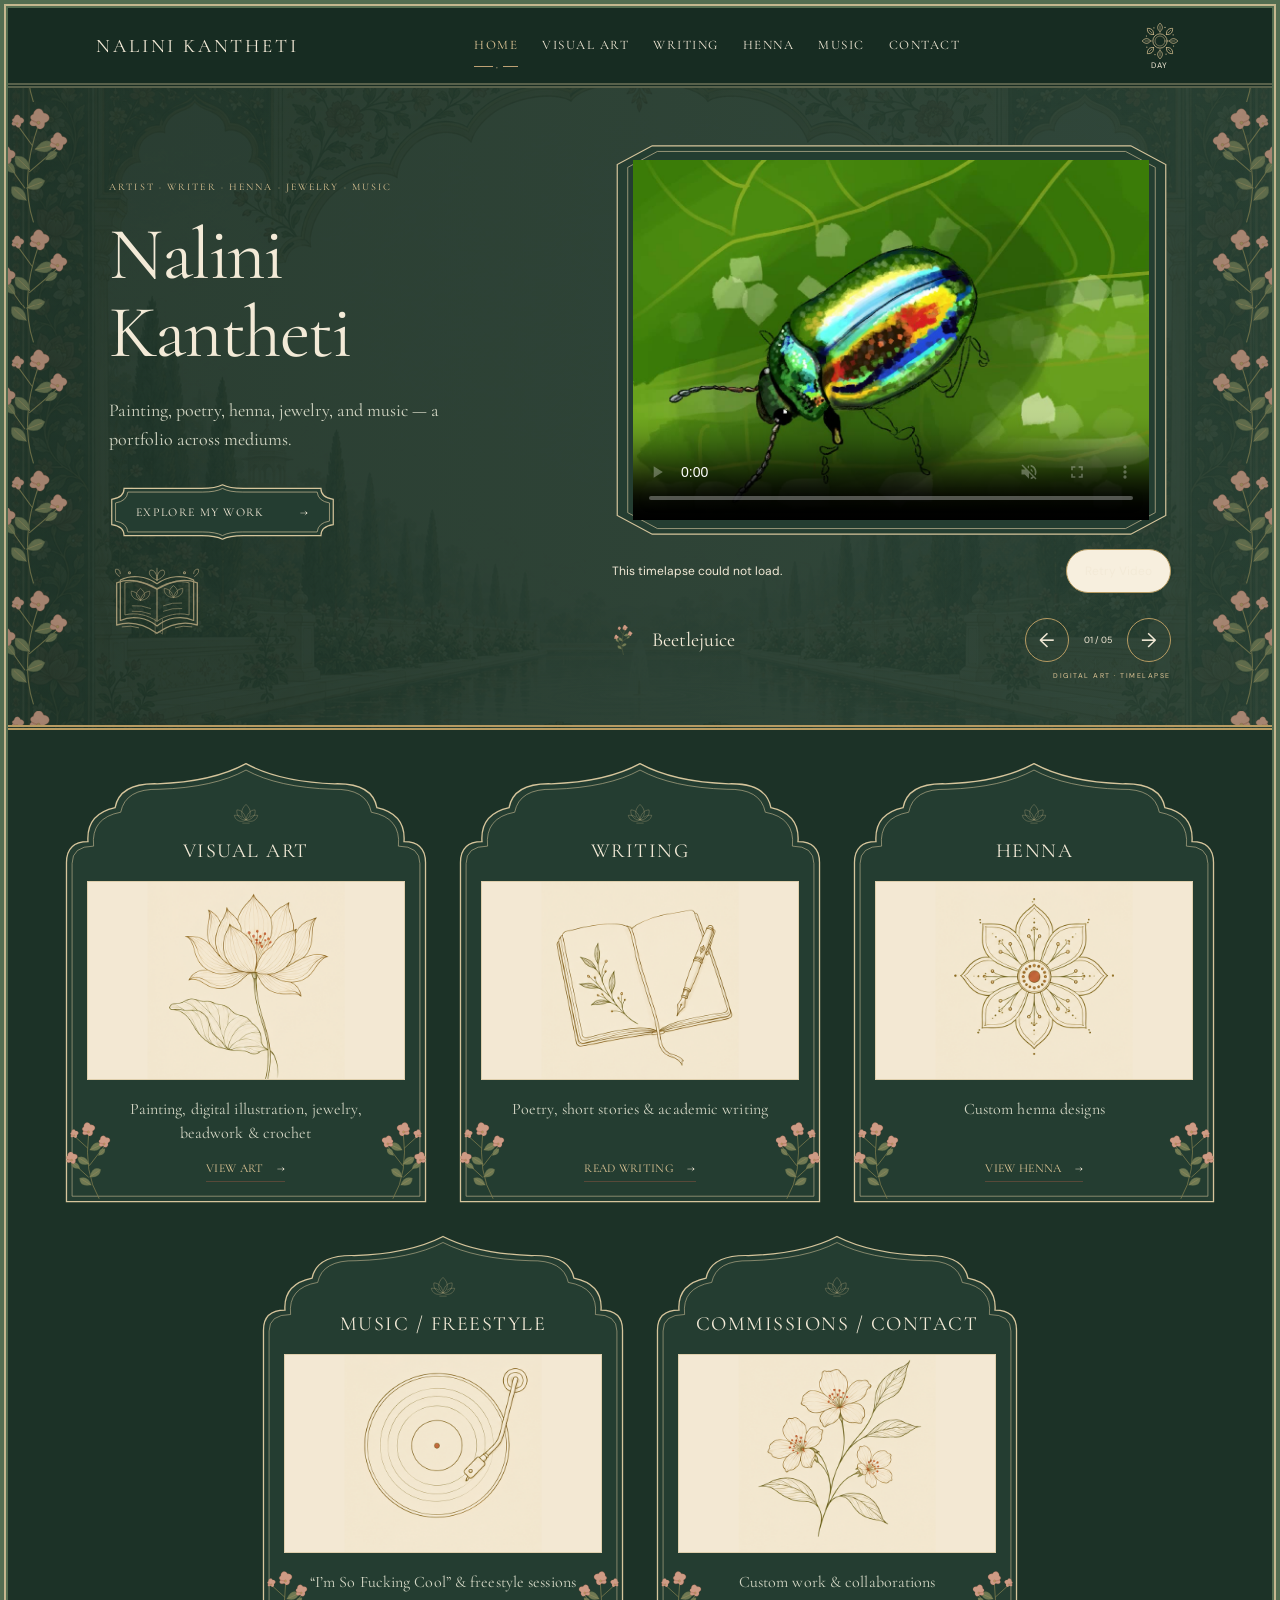
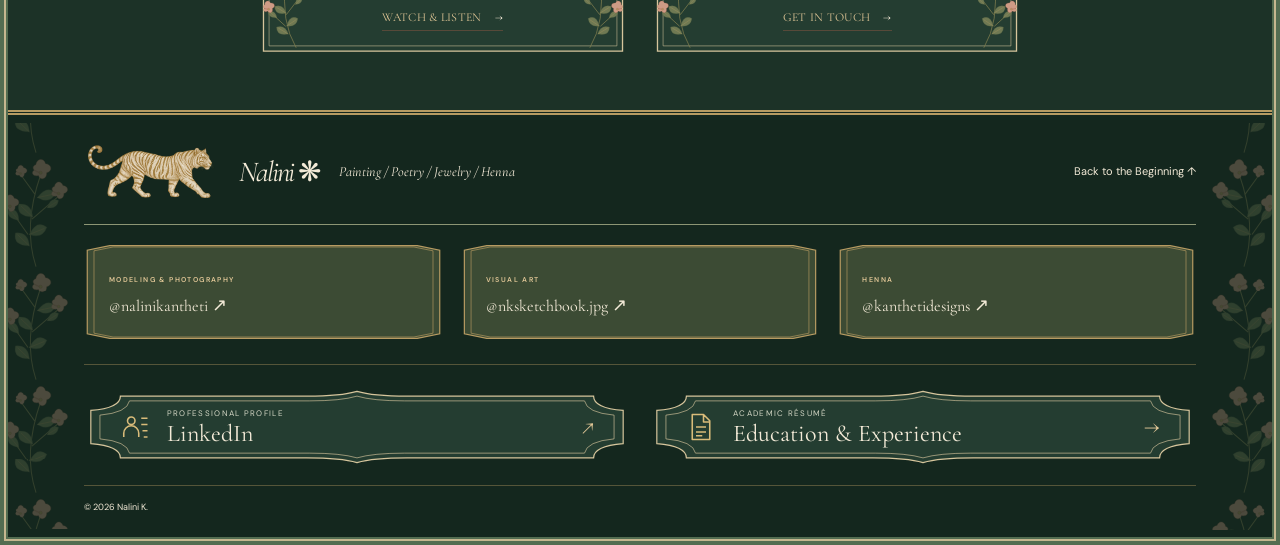
<file: index.html>
<!doctype html><html lang="en"><head><link rel="preload" href="assets/fonts/cormorant-garamond.woff2" as="font" type="font/woff2" crossorigin><link rel="stylesheet" href="fonts.css?v=1"><meta charset="utf-8"><meta name="viewport" content="width=device-width, initial-scale=1"><meta name="description" content="Nalini Kantheti — painting, poetry, henna, jewelry and music."><title>Nalini Kantheti — Artist Portfolio</title><link rel="stylesheet" href="styles.css?v=typography1"><link rel="stylesheet" href="experiences.css?v=writing1"><link rel="stylesheet" href="miniature.css?v=video-spacing2"><script src="academic-data.js?v=two-sides1" defer></script><script src="academic-details.js?v=portrait1" defer></script><script src="stories-data.js" defer></script><script src="portfolio-data.js?v=typography1" defer></script><script src="script.js?v=cardigan2" defer></script><script src="experiences.js?v=resume2" defer></script><link rel="stylesheet" href="writing.css?v=chapters1"><script src="writing.js?v=finish-share1" defer></script><link rel="stylesheet" href="mobile.css?v=craft1"><script src="media.js?v=native2" defer></script><link rel="stylesheet" href="sharing.css?v=finish-share1"><link rel="stylesheet" href="academic.css?v=portrait1"><script src="academic.js?v=portrait1" defer></script><script src="routes.js?v=essays1" defer></script><link rel="stylesheet" href="typography.css?v=1"><link rel="stylesheet" href="ornaments.css?v=spacing1"><link rel="stylesheet" href="bookshelf.css?v=linework4"><link rel="stylesheet" href="timelapses.css?v=1"><script src="timelapses.js?v=autoplay3" defer></script><link rel="stylesheet" href="professional-links.css?v=footer3"><link rel="stylesheet" href="resume.css?v=compact2"><link rel="stylesheet" href="night-mode.css?v=daylight2"><script src="night-mode.js?v=daylight2"></script></head><body class="experience night cohesive miniature photographic-covers"><header class="experience-header"><a class="artist-name" href="#home">NALINI KANTHETI</a><nav aria-label="Explore mediums"><button data-route="home" aria-pressed="true">Home</button><button data-route="work" aria-pressed="false">Visual Art</button><button data-route="writing" aria-pressed="false">Writing</button><button data-route="henna" aria-pressed="false">Henna</button><button data-route="music" aria-pressed="false">Music</button><button data-route="contact" aria-pressed="false">Contact</button></nav><button type="button" id="night-mode-toggle" class="night-mode-toggle" aria-label="Turn on night mode" aria-pressed="false" title="Turn on night mode"><svg class="theme-moon" viewBox="0 0 56 56" aria-hidden="true" fill="none" stroke="currentColor" stroke-width="1.3" stroke-linecap="round" stroke-linejoin="round"><path d="M36 8a21 21 0 1 0 12 30A22 22 0 0 1 36 8Z"/><path d="M22 13a17 17 0 0 0-8 27" stroke-width=".65"/><path d="M41 13v8m-4-4h8" stroke-width=".9"/><circle cx="45" cy="28" r="1" fill="currentColor" stroke="none"/></svg><svg class="theme-sun" viewBox="0 0 56 56" aria-hidden="true" fill="none" stroke="currentColor" stroke-width="1" stroke-linecap="round" stroke-linejoin="round"><circle cx="28" cy="28" r="10"/><circle cx="28" cy="28" r="7" stroke-width=".65"/><g transform="rotate(0 28 28)"><path d="M28 15c-5-4-4-8 0-12 4 4 5 8 0 12Z"/><path d="M28 7v5" stroke-width=".65"/><circle cx="35" cy="9" r=".8" fill="currentColor" stroke="none"/></g><g transform="rotate(45 28 28)"><path d="M28 15c-5-4-4-8 0-12 4 4 5 8 0 12Z"/><path d="M28 7v5" stroke-width=".65"/><circle cx="35" cy="9" r=".8" fill="currentColor" stroke="none"/></g><g transform="rotate(90 28 28)"><path d="M28 15c-5-4-4-8 0-12 4 4 5 8 0 12Z"/><path d="M28 7v5" stroke-width=".65"/><circle cx="35" cy="9" r=".8" fill="currentColor" stroke="none"/></g><g transform="rotate(135 28 28)"><path d="M28 15c-5-4-4-8 0-12 4 4 5 8 0 12Z"/><path d="M28 7v5" stroke-width=".65"/><circle cx="35" cy="9" r=".8" fill="currentColor" stroke="none"/></g><g transform="rotate(180 28 28)"><path d="M28 15c-5-4-4-8 0-12 4 4 5 8 0 12Z"/><path d="M28 7v5" stroke-width=".65"/><circle cx="35" cy="9" r=".8" fill="currentColor" stroke="none"/></g><g transform="rotate(225 28 28)"><path d="M28 15c-5-4-4-8 0-12 4 4 5 8 0 12Z"/><path d="M28 7v5" stroke-width=".65"/><circle cx="35" cy="9" r=".8" fill="currentColor" stroke="none"/></g><g transform="rotate(270 28 28)"><path d="M28 15c-5-4-4-8 0-12 4 4 5 8 0 12Z"/><path d="M28 7v5" stroke-width=".65"/><circle cx="35" cy="9" r=".8" fill="currentColor" stroke="none"/></g><g transform="rotate(315 28 28)"><path d="M28 15c-5-4-4-8 0-12 4 4 5 8 0 12Z"/><path d="M28 7v5" stroke-width=".65"/><circle cx="35" cy="9" r=".8" fill="currentColor" stroke="none"/></g></svg><span class="night-mode-caption">Night</span></button></header><main class="experience-stage"><section id="home" class="experience-panel home-panel" aria-labelledby="home-title"><div class="landing-intro"><div class="landing-copy"><p class="eyebrow">ARTIST · WRITER · HENNA · JEWELRY · MUSIC</p><h1 id="home-title">Nalini <em>Kantheti</em></h1><p class="landing-disciplines">Painting, poetry, henna, jewelry, and music — a portfolio across mediums.</p><button class="button explore-button" data-route="work">Explore My Work <span>→</span></button><div class="bookshelf-nook"><button type="button" class="bookshelf-door" data-route="bookshelf" aria-label="Open My Favorite Books" title="My Bookshelf"><svg viewBox="0 0 96 80" aria-hidden="true" fill="none" stroke="currentColor" stroke-width="1.1" stroke-linecap="round" stroke-linejoin="round"><path d="M4 18c16-6 30-1 44 7 14-8 28-13 44-7v46c-16-5-30-1-44 9C34 63 20 59 4 64Z" stroke-width="1.5"/><path d="M48 19C36 10 19 9 8 15v44c13-6 29-3 40 6 11-9 27-12 40-6V15c-11-6-28-5-40 4Z" stroke-width="1.3"/><path d="M48 24C37 17 24 15 13 18v35c12-3 25 0 35 7 10-7 23-10 35-7V18c-11-3-24-1-35 6ZM48 24v36" stroke-width=".75"/><path d="M46 57v17l4-3 4 3V58" stroke="currentColor" stroke-width=".5"/><path d="M48 24v35M21 43q10-1 20 3m-20 3q10-1 20 3m14-9q10-4 20-3m-20 9q10-4 20-3" stroke-width=".65"/><path d="M30 37c-6-4-6-8 0-13 6 5 6 9 0 13Zm0 0c-7 0-11-5-10-10 6 1 9 5 10 10Zm0 0c7 0 11-5 10-10-6 1-9 5-10 10ZM66 34c-6-4-6-8 0-13 6 5 6 9 0 13Zm0 0c-7 0-11-5-10-10 6 1 9 5 10 10Zm0 0c7 0 11-5 10-10-6 1-9 5-10 10Z" stroke-width=".65"/><path d="M48 15c-8-3-10-8-7-11 5 0 7 5 7 11Zm0 0c8-3 10-8 7-11-5 0-7 5-7 11Zm0 0V2M7 11Q1 7 3 3q5 0 5 5m81 3q6-4 4-8-5 0-5 5M10 66q10-2 18 1m40 0q8-3 18-1" stroke-width=".8"/><circle cx="18" cy="7" r="1.1"/><circle cx="78" cy="7" r="1.1"/></svg></button></div></div><div class="living-art"><div class="featured-timelapse"><video id="featured-timelapse" controls autoplay muted playsinline loop preload="auto" poster="assets/timelapses/beetlejuice.jpg?v=fast3" src="assets/timelapses/beetlejuice.mp4?v=fast3" width="720" height="502" style="--timelapse-ratio:1.434263" aria-label="Beetlejuice — digital art timelapse">Your browser does not support video playback.</video></div><div id="timelapse-error" class="timelapse-error" role="status" hidden><span>This timelapse could not load.</span><button type="button" id="timelapse-retry">Retry Video</button></div><div class="living-caption"><span id="living-title" aria-live="polite">Beetlejuice</span><div class="art-controls"><button data-art-step="-1" aria-label="Previous timelapse">←</button><span id="art-position">01 / 05</span><button data-art-step="1" aria-label="Next timelapse">→</button></div></div><p class="art-hint">Digital Art · Timelapse</p></div></div><div class="medium-portals"><button class="medium-portal portal-work" data-route="work"><svg class="card-floret" aria-hidden="true"><use href="assets/motifs-fine.svg#lotus"></use></svg><span class="portal-label">Visual Art</span><span class="portal-art photo-cover photo-cover-work" aria-hidden="true"></span><span class="portal-caption">Painting, digital illustration, jewelry, beadwork & crochet</span><span class="portal-action">View Art <span aria-hidden="true">→</span></span></button><button class="medium-portal portal-poetry" data-route="writing"><svg class="card-floret" aria-hidden="true"><use href="assets/motifs-fine.svg#lotus"></use></svg><span class="portal-label">Writing</span><span class="portal-art photo-cover photo-cover-poetry" aria-hidden="true"></span><span class="portal-caption">Poetry, short stories & academic writing</span><span class="portal-action">Read Writing <span aria-hidden="true">→</span></span></button><button class="medium-portal portal-henna" data-route="henna"><svg class="card-floret" aria-hidden="true"><use href="assets/motifs-fine.svg#lotus"></use></svg><span class="portal-label">Henna</span><span class="portal-art photo-cover photo-cover-henna" aria-hidden="true"></span><span class="portal-caption">Custom henna designs</span><span class="portal-action">View Henna <span aria-hidden="true">→</span></span></button><button class="medium-portal portal-music" data-route="music"><svg class="card-floret" aria-hidden="true"><use href="assets/motifs-fine.svg#lotus"></use></svg><span class="portal-label">Music / Freestyle</span><span class="portal-art photo-cover photo-cover-music" aria-hidden="true"></span><span class="portal-caption">“I’m So Fucking Cool” & freestyle sessions</span><span class="portal-action">Watch & Listen <span aria-hidden="true">→</span></span></button><button class="medium-portal portal-contact" data-route="contact"><svg class="card-floret" aria-hidden="true"><use href="assets/motifs-fine.svg#lotus"></use></svg><span class="portal-label">Commissions / Contact</span><span class="portal-art photo-cover photo-cover-contact" aria-hidden="true"></span><span class="portal-caption">Custom work & collaborations</span><span class="portal-action">Get in Touch <span aria-hidden="true">→</span></span></button></div></section><section id="panel-bookshelf" class="experience-panel bookshelf-panel" hidden tabindex="-1" aria-labelledby="bookshelf-title"><div class="panel-toolbar"><button data-route="home">← Back Home</button><span>Bookshelf</span></div><div class="section bookshelf-section"><div class="bookshelf-heading"><svg class="bookshelf-lotus" aria-hidden="true"><use href="assets/motifs-fine.svg#lotus"></use></svg><p class="eyebrow">ON MY BOOKSHELF</p><h2 id="bookshelf-title">Favorite <em>Books</em></h2><a class="button bookshelf-goodreads" href="https://www.goodreads.com/user/show/170725465" target="_blank" rel="noopener noreferrer">Find Me on Goodreads <span aria-hidden="true">↗</span></a></div><ol class="favorite-books"><li class="favorite-book"><span class="book-number" aria-hidden="true">01</span><h3>Project Hail Mary</h3><p class="book-author">Andy Weir</p></li><li class="favorite-book"><span class="book-number" aria-hidden="true">02</span><h3>Tress of the Emerald Sea</h3><p class="book-author">Brandon Sanderson</p></li><li class="favorite-book"><span class="book-number" aria-hidden="true">03</span><h3>The Namesake</h3><p class="book-author">Jhumpa Lahiri</p></li><li class="favorite-book"><span class="book-number" aria-hidden="true">04</span><h3>Life of Pi</h3><p class="book-author">Yann Martel</p></li><li class="favorite-book"><span class="book-number" aria-hidden="true">05</span><h3>Tomorrow, and Tomorrow, and Tomorrow</h3><p class="book-author">Gabrielle Zevin</p></li><li class="favorite-book"><span class="book-number" aria-hidden="true">06</span><h3>The Seven Husbands of Evelyn Hugo</h3><p class="book-author">Taylor Jenkins Reid</p></li><li class="favorite-book"><span class="book-number" aria-hidden="true">07</span><h3>I Hope This Doesn’t Find You</h3><p class="book-author">Ann Liang</p></li><li class="favorite-book"><span class="book-number" aria-hidden="true">08</span><h3>The Alchemist</h3><p class="book-author">Paulo Coelho</p></li><li class="favorite-book"><span class="book-number" aria-hidden="true">09</span><h3>Recursion</h3><p class="book-author">Blake Crouch</p></li><li class="favorite-book"><span class="book-number" aria-hidden="true">10</span><h3>If You Could See the Sun</h3><p class="book-author">Ann Liang</p></li><li class="favorite-book"><span class="book-number" aria-hidden="true">11</span><h3>Immune</h3><p class="book-author">Philipp Dettmer (Kurzgesagt)</p></li><li class="favorite-book"><span class="book-number" aria-hidden="true">12</span><h3>I Am Not Jessica Chen</h3><p class="book-author">Ann Liang</p></li><li class="favorite-book"><span class="book-number" aria-hidden="true">13</span><h3>Flowers in the Attic</h3><p class="book-author">V. C. Andrews</p></li><li class="favorite-book"><span class="book-number" aria-hidden="true">14</span><h3>The Odyssey</h3><p class="book-author">Homer</p></li><li class="favorite-book"><span class="book-number" aria-hidden="true">15</span><h3>The Three-Body Problem</h3><p class="book-author">Cixin Liu</p></li><li class="favorite-book"><span class="book-number" aria-hidden="true">16</span><h3>Work Won’t Love You Back</h3><p class="book-author">Sarah Jaffe</p></li><li class="favorite-book"><span class="book-number" aria-hidden="true">17</span><h3>The Bell Jar</h3><p class="book-author">Sylvia Plath</p></li></ol><div class="bookshelf-return"><button class="button" data-route="home">Back Home <span aria-hidden="true">→</span></button></div></div></section><div id="panel-work" class="experience-panel" hidden tabindex="-1" aria-label="Visual art"><div class="panel-toolbar"><button data-route="home">← All Mediums</button><span>Visual Art</span></div><section id="work" class="work section"><div class="section-top"><div><p class="eyebrow">02 / PAINTING · DIGITAL ART · JEWELRY · SPARKBUGS · CROCHET</p><h2>Selected <em>Work</em></h2></div></div><div class="filters" role="group" aria-label="Filter artwork"><button class="active" data-filter="All" aria-pressed="true">All Works <sup>19</sup></button><button data-filter="Painting" aria-pressed="false">Painting</button><button data-filter="Digital" aria-pressed="false">Digital Art</button><button data-filter="Jewelry" aria-pressed="false">Jewelry</button><button data-filter="Sparkbugs" aria-pressed="false">Sparkbugs</button><button data-filter="Crochet" aria-pressed="false">Crochet</button></div><p id="gallery-category-description" class="gallery-category-description" hidden>Handmade beaded lighter holders</p><p id="gallery-status" class="sr-only" aria-live="polite"></p><div id="gallery" class="gallery"></div></section><div class="chapter-next"><button data-route="writing">Continue to Writing <span>→</span></button></div></div><div id="panel-writing" class="experience-panel" hidden tabindex="-1" aria-label="Writing"><div class="panel-toolbar"><button data-route="home">← All Mediums</button><span>Writing</span></div><section class="writing-intro section" aria-labelledby="writing-title"><p class="eyebrow">WORDS / NALINI KANTHETI</p><h2 id="writing-title">Writing</h2><div class="writing-tabs" role="tablist" aria-label="Writing categories"><button id="poetry-tab" role="tab" aria-selected="true" aria-controls="poetry-view" tabindex="0">Poetry</button><button id="stories-tab" role="tab" aria-selected="false" aria-controls="stories-view" tabindex="-1">Short Stories</button><button id="academic-tab" role="tab" aria-selected="false" aria-controls="academic-view" tabindex="-1">Essays &amp; Reflections</button></div></section><div id="poetry-view" role="tabpanel" aria-labelledby="poetry-tab" tabindex="0"><section id="opening" class="opening section"><div><p class="eyebrow">01 / OPENING POEM</p><h2>Why I Am<br><em>Not a Poet</em><span class="small-flower" aria-hidden="true">❋</span></h2><a class="text-link" href="#work">View artwork ↗</a></div><div class="opening-poem" id="opening-poem"></div></section><section id="words" class="words section"><div class="section-top"><div><p class="eyebrow">03 / POETRY & PAINTING</p><h2>Poems &<br><em>Portraits</em></h2></div><span class="big-flower" aria-hidden="true">❋</span></div><div class="poem-pair"><article><img src="assets/father.webp" alt="Father and daughter acrylic painting" loading="lazy"><div><span class="eyebrow">POEM + PAINTING / 01</span><h3>My Dad Smokes Weed</h3><p>“but he’s still an indian father”</p><button class="text-link" data-poem="1">Read the Poem ↗</button></div></article><article><img src="assets/mother.webp" alt="Portrait of Nalini’s mother in a green blouse, surrounded by flowers" loading="lazy"><div><span class="eyebrow">POEM + PAINTING / 02</span><h3>I’m Not Her</h3><p>“i learn to stomp on the eggshells i used to tiptoe around”</p><button class="text-link" data-poem="2">Read the Poem ↗</button></div></article></div></section><section class="closing section hero-pair"><figure class="hero-portrait"><img src="assets/craft/hero-self-portrait.webp" alt="Nalini’s colored-pencil self-portrait, paired with her poem Hero" loading="lazy"><figcaption>Self-Portrait · Colored Pencil</figcaption></figure><div class="hero-poem-preview"><p class="eyebrow">06 / A CLOSING POEM</p><h2>Hero</h2><p>“i did away with swords and armor<br>and instead equipped pills and bottles<br>and maybe i’ll never be a real hero<br>but im far from done fighting battles”</p><button class="text-link" data-poem="3">Read the Full Poem ↗</button></div></section></div><section id="stories-view" class="section stories-view" role="tabpanel" aria-labelledby="stories-tab" tabindex="0" hidden><div id="story-cards" class="story-cards"></div></section><section id="academic-view" class="section academic-view" role="tabpanel" aria-labelledby="academic-tab" tabindex="0" hidden><div id="academic-cards" class="academic-cards"></div></section><div class="chapter-next"><button data-route="henna">Continue to Henna <span>→</span></button></div></div><div id="panel-henna" class="experience-panel" hidden tabindex="-1" aria-label="Henna"><div class="panel-toolbar"><button data-route="home">← All Mediums</button><span>Henna</span></div><section id="henna" class="henna section" aria-labelledby="henna-title"><div class="section-top"><div><p class="eyebrow">KANTHETI DESIGNS / HENNA</p><h2 id="henna-title">Henna <em>Artwork</em></h2></div><a class="text-link" id="henna-booking" href="#inquire">Request a Henna Booking ↗</a></div><div class="henna-grid"><article class="henna-card"><button class="henna-photo" data-henna-image="assets/henna/henna-01.webp" data-henna-title="Falling Cowboy" data-henna-description="Figurative henna depicting a falling cowboy." aria-label="Enlarge Falling Cowboy"><img src="assets/henna/henna-01.webp" alt="Falling cowboy henna artwork on an arm" loading="lazy"><span class="henna-image-fallback" hidden>Photo temporarily unavailable.</span><span class="henna-enlarge" aria-hidden="true">↗</span></button><div class="henna-caption"><h3>Falling Cowboy</h3></div></article><article class="henna-card"><button class="henna-photo" data-henna-image="assets/henna/henna-02.webp" data-henna-title="Traditional Palm" data-henna-description="Floral, paisley, and lattice patterns across the palm and fingers." aria-label="Enlarge Traditional Palm"><img src="assets/henna/henna-02.webp" alt="Traditional palm henna with floral, paisley, and lattice patterns" loading="lazy"><span class="henna-image-fallback" hidden>Photo temporarily unavailable.</span><span class="henna-enlarge" aria-hidden="true">↗</span></button><div class="henna-caption"><h3>Traditional Palm</h3></div></article><article class="henna-card"><button class="henna-photo" data-henna-image="assets/henna/henna-03.webp" data-henna-title="Dragon Back Tattoo" data-henna-description="A coiling dragon design running down the back." aria-label="Enlarge Dragon Back Tattoo"><img src="assets/henna/henna-03.webp" alt="A coiling dragon body-art design down the back" loading="lazy"><span class="henna-image-fallback" hidden>Photo temporarily unavailable.</span><span class="henna-enlarge" aria-hidden="true">↗</span></button><div class="henna-caption"><h3>Dragon Back Tattoo</h3></div></article><article class="henna-card"><button class="henna-photo" data-henna-image="assets/henna/henna-04.webp" data-henna-title="Traditional Hand &amp; Wrist" data-henna-description="Floral and geometric henna extending from the fingers to the forearm." aria-label="Enlarge Traditional Hand &amp; Wrist"><img src="assets/henna/henna-04.webp" alt="Traditional floral henna across the back of a hand and wrist" loading="lazy"><span class="henna-image-fallback" hidden>Photo temporarily unavailable.</span><span class="henna-enlarge" aria-hidden="true">↗</span></button><div class="henna-caption"><h3>Traditional Hand &amp; Wrist</h3></div></article><article class="henna-card"><button class="henna-photo" data-henna-image="assets/henna/henna-05.webp" data-henna-title="Traditional Palm" data-henna-description="Traditional palm henna combining floral motifs and detailed latticework." aria-label="Enlarge Traditional Palm"><img src="assets/henna/henna-05.webp" alt="A guest showing traditional floral and lattice henna on her palm" loading="lazy"><span class="henna-image-fallback" hidden>Photo temporarily unavailable.</span><span class="henna-enlarge" aria-hidden="true">↗</span></button><div class="henna-caption"><h3>Traditional Palm</h3></div></article><article class="henna-card"><button class="henna-photo" data-henna-image="assets/henna/henna-06.webp" data-henna-title="Skeleton Hands" data-henna-description="Skeletal hand designs tracing the bones of the fingers and hands." aria-label="Enlarge Skeleton Hands"><img src="assets/henna/henna-06.webp" alt="Skeletal body-art designs across two hands" loading="lazy"><span class="henna-image-fallback" hidden>Photo temporarily unavailable.</span><span class="henna-enlarge" aria-hidden="true">↗</span></button><div class="henna-caption"><h3>Skeleton Hands</h3></div></article><article class="henna-card"><button class="henna-photo" data-henna-image="assets/henna/henna-07.webp" data-henna-title="Housewarming Henna" data-henna-description="Traditional and floral designs for guests at a housewarming party." aria-label="Enlarge Housewarming Henna"><img src="assets/henna/henna-07.webp" alt="Three hands with henna designs at a housewarming party" loading="lazy"><span class="henna-image-fallback" hidden>Photo temporarily unavailable.</span><span class="henna-enlarge" aria-hidden="true">↗</span></button><div class="henna-caption"><h3>Housewarming Henna</h3></div></article><article class="henna-card"><button class="henna-photo" data-henna-image="assets/henna/henna-08.webp" data-henna-title="Traditional Hand" data-henna-description="Applying a traditional floral design to the back of a hand." aria-label="Enlarge Traditional Hand"><img src="assets/henna/henna-08.webp" alt="Nalini applying henna to the back of a hand" loading="lazy"><span class="henna-image-fallback" hidden>Photo temporarily unavailable.</span><span class="henna-enlarge" aria-hidden="true">↗</span></button><div class="henna-caption"><h3>Traditional Hand</h3></div></article><article class="henna-card"><button class="henna-photo" data-henna-image="assets/henna/henna-09.webp" data-henna-title="Oshun Festival" data-henna-description="Event flyer for the Oshun Performance Arts Festival, where I offered henna." aria-label="Enlarge Oshun Festival"><img src="assets/henna/henna-09.webp" alt="Oshun Performance Arts Festival flyer featuring Nalini and Kantheti Designs" loading="lazy"><span class="henna-image-fallback" hidden>Photo temporarily unavailable.</span><span class="henna-enlarge" aria-hidden="true">↗</span></button><div class="henna-caption"><h3>Oshun Festival</h3></div></article><article class="henna-card"><button class="henna-photo" data-henna-image="assets/henna/henna-10.webp" data-henna-title="Koi Fish" data-henna-description="A koi fish with flowing fins, paired with a crescent moon and birds." aria-label="Enlarge Koi Fish"><img src="assets/henna/henna-10.webp" alt="Koi fish henna on an arm, with a crescent moon and birds" loading="lazy"><span class="henna-image-fallback" hidden>Photo temporarily unavailable.</span><span class="henna-enlarge" aria-hidden="true">↗</span></button><div class="henna-caption"><h3>Koi Fish</h3></div></article><article class="henna-card"><button class="henna-photo" data-henna-image="assets/henna/henna-11.webp" data-henna-title="Traditional Palm &amp; Forearm" data-henna-description="Intricate traditional henna with paisley, florals, and geometric borders." aria-label="Enlarge Traditional Palm &amp; Forearm"><img src="assets/henna/henna-11.webp" alt="Traditional henna covering a palm, fingers, and forearm" loading="lazy"><span class="henna-image-fallback" hidden>Photo temporarily unavailable.</span><span class="henna-enlarge" aria-hidden="true">↗</span></button><div class="henna-caption"><h3>Traditional Palm &amp; Forearm</h3></div></article><article class="henna-card"><button class="henna-photo" data-henna-image="assets/henna/henna-12.webp" data-henna-title="Traditional Hand &amp; Forearm" data-henna-description="Floral and paisley henna with a pointed, patterned cuff." aria-label="Enlarge Traditional Hand &amp; Forearm"><img src="assets/henna/henna-12.webp" alt="Floral and paisley henna across the back of a hand and forearm" loading="lazy"><span class="henna-image-fallback" hidden>Photo temporarily unavailable.</span><span class="henna-enlarge" aria-hidden="true">↗</span></button><div class="henna-caption"><h3>Traditional Hand &amp; Forearm</h3></div></article></div></section><div class="chapter-next"><button data-route="music">Continue to Music <span>→</span></button></div></div><div id="panel-music" class="experience-panel" hidden tabindex="-1" aria-label="Music"><div class="panel-toolbar"><button data-route="home">← All Mediums</button><span>Music</span></div><section id="freestyle" class="freestyle section" aria-labelledby="freestyle-title"><div class="section-top"><div><p class="eyebrow">MUSIC / VIDEO</p><h2 id="freestyle-title">Music & <em>Freestyle</em></h2></div></div><article class="featured-film"><div class="film-info"><p class="eyebrow">FEATURED / MUSIC VIDEO</p><h3>I’m So Fucking Cool</h3><dl class="film-credits"><div><dt>Vocals</dt><dd>Nalini Kantheti</dd></div><div><dt>Footage & editing</dt><dd>Nalini Kantheti</dd></div><div><dt>Audio Design</dt><dd>Todo Gomes</dd></div></dl></div><div class="video-frame"><video controls playsinline preload="none" poster="assets/media/music-video.jpg" width="720" height="1280" style="--video-ratio:720/1280" aria-label="I’m So Fucking Cool — music video by Nalini Kantheti; audio design by Todo Gomes"><source src="assets/media/music-video.mp4" type="video/mp4">Your browser does not support video playback.</video></div></article><h3 class="freestyle-subtitle">Freestyle Sessions</h3><div class="video-grid"><article class="video-card"><div class="video-heading"><span class="eyebrow">FREESTYLE / 01</span><h3>Session 01</h3></div><div class="video-frame"><video controls playsinline preload="none" poster="assets/media/freestyle-01.jpg" width="720" height="1280" style="--video-ratio:720/1280" aria-label="Nalini Kantheti — freestyle session 1"><source src="assets/media/freestyle-01.mp4" type="video/mp4">Your browser does not support video playback.</video></div></article><article class="video-card"><div class="video-heading"><span class="eyebrow">FREESTYLE / 02</span><h3>Session 02</h3></div><div class="video-frame"><video controls playsinline preload="none" poster="assets/media/freestyle-02.jpg" width="720" height="1280" style="--video-ratio:720/1280" aria-label="Nalini Kantheti — freestyle session 2"><source src="assets/media/freestyle-02.mp4" type="video/mp4">Your browser does not support video playback.</video></div></article></div></section><div class="chapter-next"><button data-route="contact">Continue to Contact <span>→</span></button></div></div><section id="panel-resume" class="experience-panel resume-panel" hidden tabindex="-1" aria-labelledby="resume-title"><div class="panel-toolbar"><button data-route="home">← Back Home</button><span>Academic Résumé</span></div><article class="section resume-section"><div class="resume-intro"><p class="eyebrow">EDUCATION · RESEARCH · EXPERIENCE</p><h2 id="resume-title">Academic <em>Résumé</em></h2><p class="resume-name">Nalini Kantheti</p><div class="resume-contact"><span>Brooklyn, NY</span><a href="mailto:nk4538@nyu.edu">nk4538@nyu.edu</a><a href="tel:+14698880669">(469) 888-0669</a></div><div class="resume-resource-links"><a href="https://www.linkedin.com/in/nalinikantheti" target="_blank" rel="noopener noreferrer">LinkedIn ↗</a><a href="https://github.com/nalinikantheti" target="_blank" rel="noopener noreferrer">GitHub ↗</a></div><div class="resume-document-actions"><a class="resume-document-link" href="assets/documents/Nalini-Kantheti-Academic-Resume.pdf" target="_blank" rel="noopener noreferrer" type="application/pdf">View Original PDF <span aria-hidden="true">↗</span></a><a class="resume-document-link" href="assets/documents/Nalini-Kantheti-Academic-Resume.pdf" download="Nalini-Kantheti-Academic-Resume.pdf">Download PDF <span aria-hidden="true">↓</span></a></div></div><section class="resume-block" aria-labelledby="resume-education-title"><h3 id="resume-education-title">Education</h3><article class="resume-entry"><div class="resume-entry-heading"><div><h4>New York University, Tandon School of Engineering</h4><p class="resume-organization">Brooklyn, NY</p></div><p class="resume-dates">Sep 2026 – May 2028</p></div><p class="resume-qualification">M.S. in Urban Data Science | CUSP Rising Scholar</p></article><article class="resume-entry"><div class="resume-entry-heading"><div><h4>Northeastern University, Khoury College of Computer Sciences</h4><p class="resume-organization">Boston, MA</p></div><p class="resume-dates">Aug 2025</p></div><p class="resume-qualification">B.S. in Computer Science | GPA: 3.5/4.0</p></article></section><section class="resume-block" aria-labelledby="resume-skills-title"><h3 id="resume-skills-title">Technical Knowledge</h3><div class="resume-skills"><div class="resume-skill"><h4>Programming &amp; Data</h4><p>Python, R, SQL, JavaScript, pandas, Microsoft Excel</p></div><div class="resume-skill"><h4>Visualization &amp; Web</h4><p>Matplotlib, HTML/CSS, React, Figma, GitHub</p></div><div class="resume-skill"><h4>Research &amp; Policy</h4><p>Literature synthesis, qualitative &amp; quantitative research design, policy analysis, public-space observation, community engagement</p></div></div></section><section class="resume-block" aria-labelledby="resume-projects-title"><h3 id="resume-projects-title">Research &amp; Projects</h3><article class="resume-entry"><div class="resume-entry-heading"><div><h4>Psychiatric Care Infrastructure Research</h4><p class="resume-organization">NYU CUSP</p></div><p class="resume-dates">Sep 2026 – Present</p></div><ul><li>Conduct interdisciplinary literature review on deinstitutionalization, repeat psychiatric hospitalizations, emergency response, and gaps in community-based care.</li><li>Investigate how stigma, caregiver burden, and language barriers shape access to mental healthcare within South Asian immigrant communities.</li><li>Compare academic and policy evidence to identify limitations in existing care infrastructure and opportunities for culturally responsive services.</li></ul></article><article class="resume-entry"><div class="resume-entry-heading"><div><h4>The Legibility of Rest</h4><p class="resume-organization">MESH Arts × BioBAT Lightning Presentation</p></div><p class="resume-dates">Sep 2026</p></div><ul><li>Designed an urban accessibility concept using signage to help pedestrians locate seating, shade, drinking water, restrooms, and other rest amenities.</li><li>Researched international age-friendly and climate-resilience precedents, including Barcelona climate shelters and Singapore rest-point initiatives.</li><li>Presented practical barriers to NYC implementation, including split agency ownership, maintenance responsibility, and public-space equity.</li></ul></article><article class="resume-entry"><div class="resume-entry-heading"><div><h4>Personal Portfolio Website</h4><p class="resume-organization">HTML, CSS, JavaScript, GitHub Pages</p></div><p class="resume-dates">2026 – Present</p></div><ul><li>Built a responsive site uniting original artwork, short stories, poetry, multimedia, and academic writing in a single digital portfolio.</li><li>Implemented interactive galleries, shareable deep links, chapter navigation, and browser-based reading progress for long-form work.</li><li>Developed mobile-friendly media presentation and custom interfaces for navigating interdisciplinary creative and research projects.</li></ul></article></section><section class="resume-block" aria-labelledby="resume-experience-title"><h3 id="resume-experience-title">Professional &amp; Leadership Experience</h3><article class="resume-entry"><div class="resume-entry-heading"><div><h4>Emerging Artist Resident</h4><p class="resume-organization">Art Start</p></div><p class="resume-dates">September 2026 – Present</p></div><ul><li>Develop and refine a cohesive body of work for a collaborative gallery exhibition in April 2027.</li><li>Participate in weekly mentorship and peer critique, contributing to exhibition creation and curation.</li><li>Mentor EAR 1 artists and design and facilitate a hands-on artmaking workshop for fellow young creatives.</li></ul></article><article class="resume-entry"><div class="resume-entry-heading"><div><h4>Social Media Manager</h4><p class="resume-organization">NYU Tandon AUSA</p></div><p class="resume-dates">Sep 2026 – Present</p></div><ul><li>Conceptualize, film, and edit student interviews, documentary-style short videos, and humorous reels about graduate school experiences.</li><li>Coordinate digital promotion of student events and initiatives, supporting community-building and engagement across the CUSP cohort.</li><li>Collaborate with student leaders and university staff on content planning, event coverage, and communication strategies.</li></ul></article><article class="resume-entry"><div class="resume-entry-heading"><div><h4>Private Tutor</h4><p class="resume-organization">Victory Step Education</p></div><p class="resume-dates">May – Sep 2026</p></div><ul><li>Delivered individualized SAT, ACT, ISEE, mathematics, and English tutoring for elementary through high school students.</li><li>Designed tailored lessons using diagnostic results, student learning needs, and progress toward academic goals.</li><li>Helped multiple students improve SAT scores by approximately 200 points; supported sustained development in writing and reading skills.</li></ul></article><article class="resume-entry"><div class="resume-entry-heading"><div><h4>Software Developer</h4><p class="resume-organization">Verisk Analytics</p></div><p class="resume-dates">Jan – Jul 2025</p></div><ul><li>Developed and maintained an internal application with frontend-backend integration in an Agile engineering environment.</li><li>Authored unit tests across 50+ project files to reduce testing gaps, address technical debt, and strengthen reliability.</li><li>Participated in sprint planning, code reviews, team stand-ups, and Azure DevOps workflows for collaborative delivery.</li></ul></article><article class="resume-entry"><div class="resume-entry-heading"><div><h4>Software Developer</h4><p class="resume-organization">Code4Community</p></div><p class="resume-dates">Sep 2023 – Dec 2024</p></div><ul><li>Contributed frontend and backend functionality to Speak for the Trees, a civic-oriented environmental technology initiative.</li><li>Collaborated with peers to translate project needs into application features and iterative implementation tasks.</li><li>Participated in Agile team meetings, code coordination, and technical reviews to advance shared deliverables.</li></ul></article><article class="resume-entry"><div class="resume-entry-heading"><div><h4>Teaching Assistant, Algorithms &amp; Data Structures</h4><p class="resume-organization">Northeastern University</p></div><p class="resume-dates">May – Jun 2023</p></div><ul><li>Led weekly recitations on algorithm analysis, dynamic programming, graphs, and amortized complexity.</li><li>Facilitated one-on-one and small-group instruction, helping students troubleshoot challenging technical problems.</li><li>Provided course support to over 500 students through office hours, conceptual explanations, and problem-solving guidance.</li></ul></article></section><section class="resume-block" aria-labelledby="resume-additional-title"><h3 id="resume-additional-title">Additional Honors, Skills &amp; Interests</h3><div class="resume-additional"><div><h4>Honors &amp; Affiliations</h4><ul><li>Art Start EAR II Resident (2026)</li><li>NYU CUSP Rising Scholar (2026)</li><li>MESH Arts × BioBAT Lightning Presenter (2026)</li></ul></div><div><h4>Leadership &amp; Communication</h4><ul><li>Public Speaking</li><li>Community Engagement</li><li>Event Planning</li><li>Digital Storytelling</li><li>Social Media Production</li><li>Creative Direction</li></ul></div><div><h4>Languages</h4><ul><li>Fluent Telugu</li><li>Conversational Spanish</li></ul></div><div><h4>Creative Practices</h4><ul><li>Creative Writing (Poetry &amp; Short Fiction)</li><li>Visual Art &amp; Illustration</li><li>Henna Design</li><li>Handmade Jewelry</li><li>Freestyle Rap &amp; Spoken Word Performance</li></ul></div></div></section></article></section><div id="panel-contact" class="experience-panel" hidden tabindex="-1" aria-label="Contact"><div class="panel-toolbar"><button data-route="home">← All Mediums</button><span>Contact</span></div><section class="contact-artist section" aria-labelledby="statement-title"><figure id="contact-headshot" class="contact-portrait"><img src="assets/nalini-headshot.jpg" alt="Nalini Kantheti" width="2048" height="1365" loading="eager"></figure><div class="artist-statement"><p class="eyebrow">NALINI KANTHETI</p><h2 id="statement-title">Artist <em>Statement</em></h2><p>Creating art has always felt less like a conscious decision and more like an inevitability. Ever since I could pick up a pencil or a henna cone, I've found myself naturally gravitating toward artistic expression. As a multidisciplinary artist, I explore this instinct through acrylic painting, digital illustration, henna, beadwork, creative writing, poetry, and freestyle rap.</p><p>For me, art is an immersive experience. I often enter a state of intense concentration, losing myself in the process of observation, experimentation, and refinement. Whether I'm perfecting the highlights of a painting, arranging intricate beadwork, or improvising clever wordplay, I find fulfillment in the technical details of creation. My work is not always driven by a predetermined message; sometimes, the simple pursuit of beauty, craftsmanship, and creativity is enough.</p><p>My Indian heritage is deeply intertwined with my artistic identity, influencing both the aesthetics of my visual work and the narratives I choose to tell. Through storytelling, I explore themes of cultural expectations, identity, and representation, often weaving deeper social commentary into engaging and accessible narratives.</p><p>Above all, I create to bring people joy. I want my work to entertain, inspire curiosity, and invite audiences into imaginative worlds they might not otherwise encounter. Whether through whimsy, humor, visual beauty, or storytelling, I hope to leave people with an experience that is both meaningful and enjoyable.</p><a class="text-link" href="mailto:kanthetidesigns@gmail.com">kanthetidesigns@gmail.com ↗</a></div></section><section id="inquire" class="inquire section"><div><p class="eyebrow">05 / COMMISSIONS & HENNA</p><h2>Commissions<br><em>& Henna</em></h2><p>For art commissions, custom jewelry, and henna bookings.</p><span class="big-flower" aria-hidden="true">❋</span></div><form id="inquiry-form" action="https://formsubmit.co/ajax/kanthetidesigns@gmail.com" method="POST"><input type="text" name="_honey" class="honeypot" tabindex="-1" autocomplete="off" aria-hidden="true"><input type="hidden" name="_subject" value="Portfolio inquiry"><input type="hidden" name="_template" value="table"><div class="form-title"><span class="eyebrow">ART & HENNA / REQUEST FORM</span><h3>Your Inquiry</h3><p>Tell me what you have in mind.</p></div><div class="form-row"><label>Your Name<input name="name" autocomplete="name" required placeholder="Your name" maxlength="100"></label><label>Email Address<input name="email" type="email" autocomplete="email" required placeholder="you@example.com"></label></div><label>Request Type<select name="type" required><option value="">Choose a request</option><option>Painting commission</option><option>Digital illustration</option><option>Custom jewelry</option><option>Henna booking</option><option>Something else</option></select></label><div class="form-row"><label>Ideal Date <span>(optional)</span><input type="date" name="date"></label><label>Location <span>(for henna)</span><input name="location" placeholder="City / venue" maxlength="200"></label></div><label>Request Details<textarea name="details" rows="4" required placeholder="Describe the work, event, budget, and timing." maxlength="5000"></textarea></label><p class="form-note">I’ll reply by email to discuss details and availability. Inquiries are processed by FormSubmit.</p><button type="submit" class="button">Send Inquiry <span>↗</span></button><p id="form-status" role="status"></p><a class="text-link" href="mailto:kanthetidesigns@gmail.com">kanthetidesigns@gmail.com ↗</a></form></section><div class="chapter-next"><button data-route="home">Continue to the Beginning <span>→</span></button></div></div></main><footer><img class="footer-tiger elegant-tiger" src="assets/tiger-engraving.png" alt="" aria-hidden="true"><a class="wordmark" href="#home">Nalini<span>❋</span></a><p>Painting / Poetry / Jewelry / Henna</p><a href="#home">Back to the Beginning ↑</a><section id="elsewhere" class="elsewhere section" aria-labelledby="elsewhere-title"><p class="eyebrow">ON INSTAGRAM</p><h2 id="elsewhere-title">On <em>Instagram</em></h2><div class="social-grid"><a href="https://www.instagram.com/nalinikantheti/" target="_blank" rel="noopener noreferrer"><span class="eyebrow">MODELING & PHOTOGRAPHY</span><h3>@nalinikantheti <span>↗</span></h3></a><a href="https://www.instagram.com/nksketchbook.jpg/" target="_blank" rel="noopener noreferrer"><span class="eyebrow">VISUAL ART</span><h3>@nksketchbook.jpg <span>↗</span></h3></a><a href="https://www.instagram.com/kanthetidesigns/" target="_blank" rel="noopener noreferrer"><span class="eyebrow">HENNA</span><h3>@kanthetidesigns <span>↗</span></h3></a></div></section><div class="footer-professional" role="group" aria-label="Professional profile and résumé"><a class="footer-professional-link footer-profile-link" href="https://www.linkedin.com/in/nalinikantheti" target="_blank" rel="noopener noreferrer"><svg viewBox="0 0 24 24" aria-hidden="true" fill="none" stroke="currentColor" stroke-width="1.25"><circle cx="9" cy="7" r="3"/><path d="M3 20v-3a6 6 0 0 1 12 0v3M17 5h5m-5 5h5m-4 5h4m-3 5h3"/></svg><span class="footer-professional-copy"><span class="footer-professional-kind">PROFESSIONAL PROFILE</span><span class="footer-professional-title">LinkedIn</span><span class="footer-professional-note">Connect with me</span></span><span class="footer-professional-arrow" aria-hidden="true">↗</span></a><a class="footer-professional-link footer-resume-link" href="#resume"><svg viewBox="0 0 24 24" aria-hidden="true" fill="none" stroke="currentColor" stroke-width="1.25" stroke-linejoin="round"><path d="M5 2h9l5 5v15H5ZM14 2v6h5M8 12h8m-8 4h8m-8 3h5"/></svg><span class="footer-professional-copy"><span class="footer-professional-kind">ACADEMIC RÉSUMÉ</span><span class="footer-professional-title">Education &amp; Experience</span><span class="footer-professional-note">View résumé &amp; PDF</span></span><span class="footer-professional-arrow" aria-hidden="true">→</span></a></div><small>© <span id="year">2026</span> Nalini K.</small></footer><dialog id="art-dialog"><button class="close" aria-label="Close artwork">×</button><img id="art-image" alt=""><video id="art-video" controls playsinline preload="none" aria-label="Jewelry showcase" hidden></video><div id="art-photo-views" class="art-photo-views" role="group" aria-label="Choose a view" hidden></div><div><span id="art-medium" class="eyebrow"></span><h2 id="art-title"></h2><p id="art-description"></p><p id="art-credit" hidden></p></div></dialog>
<dialog id="poem-dialog"><button class="close" aria-label="Close poem">×</button><p class="eyebrow">WORDS / NALINI K.</p><h2 id="poem-title"></h2><button type="button" class="copy-link" data-copy="poem">Copy Poem Link</button><figure id="poem-artwork" hidden><img id="poem-artwork-image" alt=""><figcaption id="poem-artwork-caption"></figcaption></figure><div id="poem-body" class="poem-body"></div></dialog>
<dialog id="story-dialog" aria-labelledby="story-reader-title"><div class="story-reader-toolbar"><span class="eyebrow">SHORT STORY / NALINI KANTHETI</span><div class="story-reader-controls"><button id="story-expand" type="button" aria-pressed="false" aria-label="Expand story to full screen">⤢ <span>Full Screen</span></button><button class="story-close" aria-label="Close short story">×</button></div></div><article class="story-reader"><h2 id="story-reader-title"></h2><p id="story-reader-meta"></p><p id="story-reader-blurb"></p><div class="chapter-controls"><div class="chapter-progress-row"><span id="chapter-position" role="status"></span><button id="story-restart" type="button">Start Over</button></div><progress id="chapter-progress" aria-label="Current chapter position"></progress><label for="chapter-select">Jump to Chapter</label><select id="chapter-select"></select><div class="story-share-actions"><button type="button" class="copy-link" data-copy="story">Copy Story Link</button></div></div><div id="story-reader-body"></div></article><div class="story-reader-bottom"><button id="previous-chapter">← Previous Chapter</button><button id="next-chapter">Next Chapter →</button></div></dialog><p id="share-status" role="status" aria-live="polite"></p><dialog id="academic-dialog" aria-labelledby="paper-title"><div class="academic-toolbar"><div class="academic-controls"><span class="eyebrow">ESSAYS &amp; REFLECTIONS / NALINI KANTHETI</span><div class="academic-control-actions"><button id="paper-expand" type="button" aria-pressed="false">Full Screen</button><button id="paper-close" type="button" aria-label="Close paper">×</button></div></div><div class="paper-progress-row"><progress id="paper-progress" max="100" value="0" aria-label="Paper reading progress"></progress><span id="paper-progress-text">0% read</span></div></div><article class="academic-reader"><p id="paper-type" class="paper-type"></p><h2 id="paper-title"></h2><p id="paper-reading-time"></p><p id="paper-description"></p><div class="paper-reading-actions"><button type="button" class="copy-link" data-copy="paper">Copy Paper Link</button></div><div id="paper-body" class="academic-prose"></div><div class="paper-reader-bottom"><button id="paper-finish" type="button" class="copy-link">Mark as Read ✓</button></div></article></dialog><dialog id="reading-share-dialog" aria-labelledby="reading-share-title" aria-describedby="reading-share-piece"><button type="button" class="close" id="reading-share-close" aria-label="Close sharing prompt">×</button><svg class="reading-share-lotus" aria-hidden="true"><use href="assets/motifs-fine.svg#lotus"></use></svg><h2 id="reading-share-title">Good read? Pass it on.</h2><p id="reading-share-piece"></p><div class="reading-share-actions"><button type="button" class="copy-link" id="reading-share-copy" data-copy="story">Copy Story Link</button><button type="button" id="reading-share-dismiss">Not Now</button></div></dialog></body></html>
</file>
<file: fonts.css>
/* Locally hosted, OFL-licensed fonts: no third-party request required. */
@font-face{font-family:'Cormorant Garamond';src:url('assets/fonts/cormorant-garamond.woff2') format('woff2');font-style:normal;font-weight:300 700;font-display:swap}
@font-face{font-family:'Cormorant Garamond';src:url('assets/fonts/cormorant-garamond-italic.woff2') format('woff2');font-style:italic;font-weight:300 700;font-display:swap}
@font-face{font-family:'DM Sans';src:url('assets/fonts/dm-sans.woff2') format('woff2');font-style:normal;font-weight:100 1000;font-display:swap}
</file>
<file: styles.css>
:root{--paper:#fbf5e9;--ink:#342b28;--wine:#74243d;--gold:#dba044;--teal:#225b51;--line:#d9cdbb}*{box-sizing:border-box}html{scroll-behavior:smooth;scroll-padding-top:85px}body{margin:0;background:var(--paper);color:var(--ink);font:14px 'DM Sans',sans-serif}button,input,select,textarea{font:inherit}a{color:inherit;text-decoration:none}button,a,input,select,textarea{-webkit-tap-highlight-color:transparent}button{cursor:pointer}button:focus-visible,a:focus-visible{outline:3px solid var(--gold);outline-offset:5px}header{height:86px;display:flex;align-items:center;justify-content:space-between;padding:0 5%;border-bottom:1px solid var(--line)}.wordmark{font:italic 40px 'Cormorant Garamond',Georgia,serif;letter-spacing:-2px}.wordmark span{font:28px Georgia;color:var(--wine);margin-left:5px}nav{display:flex;align-items:center;gap:34px;font-size:12px}nav a:hover{color:var(--wine)}.nav-contact{border-bottom:1px solid var(--wine);padding-bottom:8px;color:var(--wine)}.hero{background:var(--wine);color:var(--paper);padding:21px 24px}.hero-border{border:1px solid #c99b626b;position:relative;min-height:605px;padding:75px 5% 0;display:grid;grid-template-columns:1fr 1fr;gap:20px}.hero-border:before,.hero-border:after{content:'✦';position:absolute;color:var(--gold);font-size:19px;top:-12px;background:var(--wine);padding:0 8px}.hero-border:before{left:14px}.hero-border:after{right:14px}.eyebrow{font-size:9px;letter-spacing:2.1px;font-weight:600;line-height:1.8}.hero .eyebrow{color:#e6c49c}h1,h2,h3,p,figure{margin-top:0}h1,h2,h3{font-family:'Cormorant Garamond',Georgia,serif;font-weight:400}h1{font-size:clamp(48px,5.5vw,82px);line-height:1.05;letter-spacing:-2px;margin:28px 0 22px}h1 em{color:#ebbd81}em{font-weight:400}h2{font-size:52px;line-height:1.05;letter-spacing:-1px;margin-bottom:25px}h3{font-size:28px}.hero-intro{font-size:12px;line-height:1.9;color:#e3cbd0}.button{display:inline-flex;gap:35px;align-items:center;justify-content:space-between;border:0;background:var(--wine);color:var(--paper);padding:16px 21px;font-size:11px}.button:hover{background:#502032}.button.cream{background:var(--paper);color:var(--wine);margin-top:13px}.hero-copy{position:relative}.hero-flower{position:absolute;right:13%;bottom:85px;color:#d5a359;font:100px Georgia;opacity:.7}.collage{position:relative;min-height:390px}.collage figure{position:absolute;background:var(--paper);padding:8px 8px 23px;box-shadow:4px 7px 0 #391d2d55;margin:0}.collage img{width:100%;height:100%;object-fit:cover;display:block}.collage figcaption{font-size:7px;color:var(--ink);padding:7px 0;letter-spacing:.8px}.collage-bird{width:44%;height:245px;right:3%;top:-20px;transform:rotate(8deg);z-index:1}.collage-father{width:58%;height:305px;left:0;top:54px;transform:rotate(-7deg);z-index:2}.collage-garden{width:30%;height:205px;right:0;top:205px;transform:rotate(9deg);z-index:3}.collage-note{position:absolute;right:31%;bottom:-15px;font:italic 20px 'Cormorant Garamond',Georgia;transform:rotate(-7deg);color:#ebbd81}.hero-bottom{grid-column:1/-1;display:flex;justify-content:space-between;border-top:1px solid #d2aa7259;padding:18px 0;font-size:8px;letter-spacing:1.5px;align-self:end;margin-top:50px}.ribbon{background:#eab14c;color:#562a2b;padding:16px 0;font-size:10px;letter-spacing:2.4px;text-align:center;white-space:nowrap;overflow:hidden}.ribbon b{margin:0 25px;font-size:17px}.section{padding:85px max(6%,calc((100% - 1200px)/2))}.opening{display:grid;grid-template-columns:1fr 1fr;gap:10%;border-bottom:1px solid var(--line);position:relative}.opening h2{font-size:66px;margin-top:28px;position:relative}.opening h2 em{color:var(--wine)}.small-flower{font:75px Georgia;color:var(--gold);position:absolute;left:240px;top:40px}.aside{font-size:12px;line-height:1.9;color:#7c7265;margin:30px 0}.text-link{background:none;border:0;border-bottom:1px solid currentColor;padding:0 0 6px;color:var(--wine);font-size:11px;display:inline-block}.opening-poem,.poem-body{font:19px/1.65 'Cormorant Garamond',Georgia,serif;white-space:pre-line}.opening-poem{padding-left:40px;border-left:1px solid var(--line);font-size:17px}.section-top{display:flex;justify-content:space-between;align-items:flex-end;gap:30px}.section-top>p{font-size:12px;line-height:1.8;margin-bottom:30px;color:#756a60}.section-top h2 em{color:var(--wine)}.filters{display:flex;gap:10px;margin:20px 0 36px;flex-wrap:wrap}.filters button{border:1px solid var(--line);border-radius:25px;padding:10px 19px;background:transparent;color:var(--ink);font-size:11px}.filters button.active{background:var(--wine);border-color:var(--wine);color:var(--paper)}sup{font-size:8px;margin-left:5px}.gallery{display:grid;grid-template-columns:repeat(3,1fr);gap:38px 25px}.art-card{border:0;background:transparent;color:inherit;text-align:left;padding:0;width:100%}.art-frame{padding:14px;display:block;background:#e7d7be;aspect-ratio:1/1.12;overflow:hidden;position:relative}.art-card:nth-child(4n+2) .art-frame{background:#245f55}.art-card:nth-child(4n+3) .art-frame{background:#dec0c1}.art-card:nth-child(4n) .art-frame{background:#e4a33e}.art-frame img{width:100%;height:100%;object-fit:contain;transition:transform .4s}.art-card:hover img{transform:scale(1.035)}.art-frame:after{content:'↗';position:absolute;right:12px;bottom:12px;background:var(--paper);border-radius:50%;width:29px;height:29px;text-align:center;line-height:29px;opacity:0;transition:opacity .2s}.art-card:hover .art-frame:after{opacity:1}.art-card .meta{display:flex;justify-content:space-between;font-size:8px;letter-spacing:1.1px;margin:16px 0 6px;text-transform:uppercase;color:#7d6c5e}.art-card h3{font-size:25px;margin:0}.words{background:#eae4d5;border-top:1px solid var(--line);border-bottom:1px solid var(--line)}.big-flower{font:110px Georgia;color:#bd8245}.words-intro{font-size:12px;color:#756a60;margin-bottom:36px}.poem-pair{display:grid;grid-template-columns:1fr 1fr;gap:35px}.poem-pair article{display:grid;grid-template-columns:43% 1fr;gap:25px;align-items:center;border-top:1px solid #c4b8a3;padding-top:25px}.poem-pair img{width:100%;aspect-ratio:4/5;object-fit:cover}.poem-pair h3{font-size:30px;margin:12px 0}.poem-pair p{font:italic 17px/1.5 'Cormorant Garamond',Georgia}.about{display:grid;grid-template-columns:1fr 1fr;align-items:center;gap:13%}.about-art{position:relative;padding:22px;background:#cf9d47;transform:rotate(-3deg);margin:12px 25px 25px 8px;box-shadow:12px 12px 0 #e1cdb0}.about-art img{width:100%;display:block}.about-art span{display:block;text-align:center;font:italic 22px 'Cormorant Garamond',Georgia;padding-top:16px}.about p:not(.eyebrow){line-height:1.9;font-size:13px;max-width:380px;color:#706458}.about h2{font-size:65px}.about em{color:var(--wine)}.about .text-link{margin-top:15px}.inquire{background:#e6eae1;display:grid;grid-template-columns:1fr 1fr;gap:9%;border-block:1px solid #cad0bf}.inquire h2{font-size:49px}.inquire p{font-size:12px;line-height:1.9}.inquire .big-flower{display:block;margin-top:35px;color:var(--teal)}label{display:block;font-size:10px;margin-bottom:19px;line-height:1.6}label span{color:#837e72;font-size:9px}input,select,textarea{display:block;width:100%;margin-top:7px;background:transparent;border:0;border-bottom:1px solid #a6afa0;border-radius:0;padding:12px 0;font-size:12px;color:var(--ink)}input:focus,select:focus,textarea:focus{outline:0;border-bottom:2px solid var(--teal)}textarea{resize:vertical}.form-row{display:grid;grid-template-columns:1fr 1fr;gap:25px}.inquire .form-note{font-size:10px;color:#626b5e}.inquire .button{background:var(--teal);width:100%}#form-status{margin-top:12px}.closing{position:relative;background:#32233d;color:var(--paper);text-align:center;outline:1px solid #cda55d66;outline-offset:-20px}.closing .eyebrow{color:#d9ac69}.closing h2{font-size:75px;font-style:italic;margin:20px 0}.closing p:not(.eyebrow){font:23px/1.7 'Cormorant Garamond',Georgia}.closing .text-link{color:#e0b774}.closing>span{position:absolute;right:11%;top:35%;font:110px Georgia;color:#cf9c625c}footer{padding:35px 6%;display:flex;align-items:center;gap:35px;flex-wrap:wrap}footer p{font:italic 17px 'Cormorant Garamond',Georgia;margin:0}footer>a:not(.wordmark){margin-left:auto;font-size:11px}footer small{width:100%;border-top:1px solid var(--line);padding-top:20px;color:#837365;font-size:9px}dialog{background:var(--paper);color:var(--ink);border:1px solid var(--line);max-width:900px;width:90%;max-height:90vh;padding:35px;overscroll-behavior:contain}dialog::backdrop{background:#201620dd;backdrop-filter:blur(5px)}dialog .close{position:sticky;float:right;top:0;background:var(--paper);border:1px solid var(--line);border-radius:50%;width:36px;height:36px;font-size:25px;z-index:2}#art-image{width:100%;max-height:62vh;object-fit:contain;margin:15px 0 25px}dialog h2{font-size:38px;margin:10px 0}#poem-dialog{max-width:750px;padding:40px 55px}#poem-dialog h2{font-style:italic;margin:30px 0}.poem-body{font-size:21px}.sr-only{position:absolute;width:1px;height:1px;padding:0;overflow:hidden;clip:rect(0,0,0,0);white-space:nowrap}body.modal-open{overflow:hidden}
@media(min-width:1500px){.hero-border{padding-left:8%;padding-right:8%}.hero{padding-inline:4%}}
@media(max-width:900px){nav{gap:18px}.hero-border{padding:55px 4% 0;min-height:570px}h1{font-size:53px}.collage-bird{height:200px}.collage-father{height:260px}.collage-garden{height:170px;top:190px}.hero-flower{bottom:70px}.hero-bottom{font-size:7px}.section{padding:65px 6%}h2{font-size:43px}.poem-pair article{grid-template-columns:1fr}.poem-pair img{aspect-ratio:1;object-fit:contain;background:#d8c7b0}.about{gap:7%}.inquire{gap:6%}.inquire h2{font-size:40px}.small-flower{left:210px;font-size:55px}.opening h2{font-size:55px}.gallery{gap:30px 18px}.art-card h3{font-size:22px}}
@media(max-width:600px){header{height:auto;min-height:80px;padding:14px 6%;align-items:flex-start;gap:15px}.wordmark{font-size:34px}nav{gap:12px;flex-wrap:wrap;justify-content:flex-end;font-size:10px;max-width:245px;padding-top:5px}.nav-contact{padding-bottom:4px}.hero{padding:12px}.hero-border{display:block;padding:38px 20px 0;min-height:820px}.hero .eyebrow{font-size:7px;letter-spacing:1.5px}h1{font-size:49px;margin-top:23px}.hero-intro{font-size:11px}.hero-flower{right:0;bottom:0;font-size:70px}.collage{min-height:340px;margin-top:55px}.collage-father{width:57%;height:235px;top:25px}.collage-bird{width:44%;height:200px;top:-20px;right:3%}.collage-garden{width:31%;height:165px;top:155px}.collage-note{font-size:18px;right:32%;bottom:3px}.hero-bottom{gap:20px;font-size:6px;line-height:1.9;margin-top:25px;padding:16px 0}.hero-bottom span{max-width:50%}.ribbon{font-size:8px;padding:11px 0}.ribbon b{margin:0 12px}.section{padding:55px 7%}.opening{grid-template-columns:1fr;gap:35px}.opening h2{font-size:58px}.opening-poem{padding-left:20px}.aside{margin:20px 0}.section-top{display:block}.section-top h2{font-size:44px}.section-top>p{font-size:11px}.filters{gap:7px;margin-top:25px}.filters button{padding:9px 13px;font-size:10px}.gallery{grid-template-columns:1fr 1fr;gap:27px 14px}.art-frame{padding:9px;aspect-ratio:1/1.2}.art-card h3{font-size:22px;line-height:1.1}.art-card .meta{font-size:7px;letter-spacing:.4px;gap:5px;line-height:1.4;margin-top:12px}.words .big-flower{display:none}.poem-pair{grid-template-columns:1fr;gap:30px}.poem-pair article{grid-template-columns:40% 1fr;gap:19px}.poem-pair img{aspect-ratio:4/5}.poem-pair h3{font-size:27px}.poem-pair .eyebrow{font-size:7px;letter-spacing:1px}.about{grid-template-columns:1fr;gap:45px}.about-art{max-width:330px;margin-inline:auto}.about h2{font-size:57px}.inquire{grid-template-columns:1fr;gap:30px}.inquire .big-flower{display:none}.inquire h2{font-size:45px}.closing{padding-inline:35px}.closing p:not(.eyebrow){font-size:20px}.closing>span{font-size:60px;top:45px;right:30px}footer{gap:18px}footer p{font-size:14px}footer>a:not(.wordmark){margin-left:0}dialog{padding:20px}#poem-dialog{padding:25px}.poem-body{font-size:19px}}
@media(prefers-reduced-motion:reduce){html{scroll-behavior:auto}*{transition:none!important}}
.download-request{margin-top:18px}
/* Mehndi rosettes, fine borders, and textile-like repetition. */
:root{--paper:#f8f0df;--wine:#642239;--gold:#b88b4c;--teal:#254e43}
.hero{background-image:radial-gradient(#d8b47522 .6px,transparent .6px);background-size:7px 7px}
.hero-border{outline:1px solid #c99b6259;outline-offset:-7px}
.hero-copy h1{font-size:clamp(70px,8vw,116px);letter-spacing:-3px;line-height:.9;margin:30px 0}
.hero-intro{font-size:10px;letter-spacing:1.3px;margin-top:28px}
.hero-flower,.small-flower,.big-flower,.closing>span{font-size:0!important;display:inline-block;width:120px;height:120px;background:url('assets/mehndi.svg') center/contain no-repeat}
.hero-flower{bottom:55px;right:9%;width:110px;height:110px;opacity:.8}
.small-flower{width:140px;height:140px;left:240px;top:90px;opacity:.7}
.ribbon{border-top:5px double var(--wine);border-bottom:5px double var(--wine);background:#dab56f;padding:13px 0;letter-spacing:2px}
.section{position:relative}.work,.about{background-image:radial-gradient(#946a3d16 .5px,transparent .5px);background-size:5px 5px}
.work:before,.words:before,.inquire:before{content:'';position:absolute;top:10px;left:2%;width:96%;height:7px;border-block:1px solid #b58f5955;background:repeating-linear-gradient(90deg,transparent 0 9px,#b58f5955 9px 10px,transparent 10px 19px)}
.art-frame{outline:1px solid #b58b5266;outline-offset:-6px;padding:20px}

.filters button{border-radius:0;background:transparent}.about-art{transform:rotate(-1deg);outline:1px solid #f8f0dfaa;outline-offset:-9px}
.closing{background-image:url('assets/mehndi.svg'),url('assets/mehndi.svg');background-repeat:no-repeat;background-size:210px,210px;background-position:-60px -60px,calc(100% + 60px) calc(100% + 60px)}
.honeypot{display:none!important}button:disabled{opacity:.65;cursor:wait}#form-status{font-size:12px;line-height:1.7}
@media(max-width:600px){.hero-copy h1{font-size:80px}.hero-flower{width:80px;height:80px;right:0;bottom:0}.small-flower{width:85px;height:85px;left:auto;right:0;top:65px}.art-frame{padding:13px}.hero-intro{font-size:8px;letter-spacing:.6px}.closing>span{display:none}}
.freestyle{background:#34243a;color:var(--paper);border-block:5px double #b58f59}.freestyle .section-top h2 em{color:#d8b277}.freestyle .eyebrow{color:#d8b277}.video-frame{max-width:840px;margin:15px auto 0;padding:12px;border:1px solid #b58f59;outline:1px solid #b58f5966;outline-offset:6px;background:#201823}.video-frame iframe{display:block;width:100%;aspect-ratio:16/9;border:0;background:#201823}.video-note{font-size:11px;text-align:center;margin:26px 0 0;line-height:1.9;color:#d7cbbf}.video-note a{color:#e0bd85}@media(max-width:600px){.video-frame{padding:6px}.video-frame iframe{aspect-ratio:3/4}nav{max-width:250px}}

.freestyle .video-note + .video-frame{margin-top:45px}
.video-grid{display:grid;grid-template-columns:repeat(3,minmax(0,1fr));gap:28px;margin-top:24px}.video-card{min-width:0}.video-card .video-frame{padding:7px;margin:0;outline-offset:4px}.video-card iframe{aspect-ratio:9/16}.video-heading{display:flex;justify-content:space-between;align-items:baseline;border-top:1px solid #b58f5966;padding-top:15px}.video-heading h3{font-size:26px;margin-bottom:16px}.video-card>.text-link{color:#e0bd85;margin-top:21px;font-size:11px}.freestyle .video-help{color:#d7cbbf}.elsewhere{background:#ede1cc;border-block:1px solid var(--line)}.elsewhere h2 em{color:var(--wine)}.social-grid{display:grid;grid-template-columns:repeat(3,minmax(0,1fr));gap:24px;margin-top:35px}.social-grid>a{border:1px solid #b58f59;padding:28px 20px;outline:1px solid #b58f5955;outline-offset:-6px;transition:background .2s}.social-grid>a:hover{background:#e2d0b2}.social-grid h3{font-size:25px;margin:20px 0 0;overflow-wrap:anywhere}.social-grid h3 span{font-family:Georgia;font-size:18px}.social-grid .eyebrow{font-size:8px;letter-spacing:1.4px}
.inquire{background:#e8e2d1;background-image:radial-gradient(#946a3d22 .6px,transparent .6px);background-size:8px 8px;align-items:start}.inquire>div:first-child{position:sticky;top:45px}.inquire .big-flower{width:180px;height:180px;opacity:.85;margin-top:48px}#inquiry-form{background:#fbf5e9;padding:36px;border:1px solid #b58f59;outline:1px solid #b58f5955;outline-offset:7px;box-shadow:10px 10px 0 #b58f5917;position:relative}.form-title{border-bottom:1px solid #dac9ad;margin-bottom:28px;padding-bottom:18px}.form-title .eyebrow{color:var(--wine);font-size:8px}.form-title h3{font-size:38px;margin:10px 0 5px}.form-title p{margin:0;color:#7a6959}#inquiry-form label{font-size:11px;font-weight:500;margin-bottom:22px}#inquiry-form input:not([type=hidden]),#inquiry-form select,#inquiry-form textarea{border:1px solid #d4c5ae;background:#fffaf1;padding:13px 12px;margin-top:8px;font-size:12px;transition:border-color .2s,box-shadow .2s}#inquiry-form input:focus,#inquiry-form select:focus,#inquiry-form textarea:focus{border-color:var(--wine);box-shadow:0 0 0 2px #64223913;outline:0}#inquiry-form .button{background:var(--wine);padding:17px 20px}#inquiry-form .button:hover{background:#4b192b}#inquiry-form>.text-link{font-size:10px;overflow-wrap:anywhere}.inquire .form-note{font-size:10px;color:#7a6959;margin:0 0 20px}.form-row{gap:17px}
@media(max-width:900px){.social-grid{grid-template-columns:1fr}.social-grid h3{margin-top:10px}.video-grid{gap:18px}.video-heading{display:block}.video-heading h3{margin-top:8px}.inquire{grid-template-columns:1fr;gap:35px}.inquire>div:first-child{position:static}.inquire .big-flower{display:none}}
@media(max-width:600px){.video-grid{grid-template-columns:1fr;gap:40px}.video-heading{display:flex}.video-card iframe{aspect-ratio:9/14}.video-card .video-frame{max-width:350px}.social-grid{gap:16px}#inquiry-form{padding:24px 19px;outline-offset:5px}.form-row{grid-template-columns:1fr;gap:0}.form-title h3{font-size:34px}.inquire{padding-inline:8%}nav{font-size:9px;gap:10px}}
.featured-film{display:grid;grid-template-columns:1fr 2fr;gap:35px;align-items:center;margin:20px 0 55px;padding:30px;border:1px solid #b58f59;outline:1px solid #b58f5955;outline-offset:7px;background:#201823}.featured-film .video-frame{width:100%;margin:0;outline:none}.featured-film iframe{aspect-ratio:16/9}.film-info h3{font-size:43px;margin:15px 0 25px}.film-credits{margin:0 0 28px}.film-credits>div{margin-bottom:15px}.film-credits dt{font-size:9px;text-transform:uppercase;letter-spacing:1.2px;color:#d8b277}.film-credits dd{font-size:12px;margin:5px 0 0}.film-info .text-link{color:#e0bd85;line-height:1.7}.freestyle-subtitle{font-size:32px}.video-grid{grid-template-columns:repeat(2,minmax(0,1fr));max-width:850px}.video-card iframe{aspect-ratio:9/14}footer #elsewhere{width:100%;padding:35px 0 20px;background:transparent;border-top:1px solid var(--line);border-bottom:0}footer #elsewhere h2{font-size:37px}footer .social-grid{margin-top:25px}footer .social-grid h3{font-size:24px}
@media(max-width:900px){.featured-film{grid-template-columns:1fr;padding:22px}.film-credits{display:flex;gap:22px;flex-wrap:wrap}.film-info h3{font-size:37px}.film-credits>div{margin-bottom:0}}
@media(max-width:600px){.video-grid{grid-template-columns:1fr}.featured-film{padding:17px;gap:25px}.film-info h3{font-size:34px}.film-credits{gap:18px}.featured-film iframe{aspect-ratio:16/9}}
.henna{background:var(--paper);border-top:1px solid var(--line)}.henna h2 em{color:var(--wine)}.henna .section-top>.text-link{margin-bottom:28px}.henna-grid{display:grid;grid-template-columns:repeat(4,minmax(0,1fr));gap:24px;margin-top:30px}.henna-photo{display:block;position:relative;width:100%;aspect-ratio:3/4;border:1px solid #b58f59;outline:1px solid #b58f5955;outline-offset:-7px;background:#e8dac3;padding:13px;color:var(--ink)}.henna-photo img{width:100%;height:100%;object-fit:contain;display:block}.henna-photo img[hidden],.henna-image-fallback[hidden]{display:none}.henna-image-fallback{font-size:12px;line-height:1.8}.henna-enlarge{position:absolute;bottom:14px;right:14px;background:var(--paper);width:27px;height:27px;border-radius:50%;line-height:27px}.henna-caption{display:flex;justify-content:space-between;gap:10px;align-items:baseline;margin-top:17px;flex-wrap:wrap}.henna-caption .eyebrow{font-size:8px}.henna-caption .text-link{font-size:9px}.henna-photo:disabled{opacity:1;cursor:default}.henna-photo:disabled .henna-enlarge{display:none}@media(max-width:900px){.henna-grid{grid-template-columns:repeat(2,minmax(0,1fr))}}@media(max-width:600px){.henna-grid{gap:23px 15px}.henna-photo{padding:10px}.henna .section-top>.text-link{margin-bottom:5px}}
</file>
<file: experiences.css>
.design-switcher{display:flex;align-items:center;justify-content:center;gap:5px;min-height:48px;padding:7px 16px;background:#f3eddf;color:#494432;border-bottom:1px solid #c8b68f;position:relative;z-index:20;font:11px 'DM Sans',sans-serif}.design-switcher>span{font-size:8px;letter-spacing:1.5px;margin-right:18px}.design-switcher a{padding:9px 16px;border:1px solid transparent;border-radius:3px;transition:background .2s}.design-switcher a:hover{background:#e4dbc8}.design-switcher a[aria-current]{background:#253323;color:#f8efda}.design-number{opacity:.55;margin-right:7px;font-size:9px}.experience{--paper:#f1e7da;--ink:#54303e;--wine:#975c4f;--teal:#54303e;--gold:#ba985e;--line:#d6c5a6;color:var(--ink);background:var(--paper);font-family:'DM Sans',sans-serif}.experience [hidden]{display:none!important}.experience-header{height:94px;background:#492a36;color:#f1e7da;padding:0 6%;border:0;position:relative;z-index:10;gap:25px}.artist-name{font-family:'Cormorant Garamond',Georgia,serif;letter-spacing:4px;font-size:20px;white-space:nowrap}.experience-header nav{gap:22px}.experience-header nav button{border:0;background:none;color:inherit;font:16px 'Cormorant Garamond',Georgia,serif;padding:9px 0;border-bottom:1px solid transparent;white-space:nowrap}.experience-header nav button:hover,.experience-header nav button[aria-pressed=true]{color:#dfb67b;border-bottom-color:#bda174}.header-ornament,.lotus-mark{display:block;width:45px;height:45px;background:url('assets/mehndi.svg') center/contain no-repeat;flex-shrink:0}.experience-stage{min-height:65vh;margin:0 25px;border-inline:1px solid #bda17477;position:relative}.experience-stage:before,.experience-stage:after{content:'';pointer-events:none;position:absolute;z-index:0;width:235px;height:500px;background:url('assets/botanical.svg') center/contain no-repeat;opacity:.8;transform-origin:bottom center;animation:botanical-sway 12s ease-in-out infinite alternate}.experience-stage:before{top:0;left:-50px;transform:rotate(160deg)}.experience-stage:after{top:70px;right:-35px;transform:scaleX(-1) rotate(4deg);animation-delay:-5s}.experience-panel{position:relative;z-index:1;min-height:60vh}.home-panel{padding:50px max(7%,calc((100vw - 1190px)/2)) 65px}.landing-intro{text-align:center;position:relative}.landing-copy{position:relative;z-index:1}.lotus-mark{margin:0 auto 20px;width:50px;height:50px}.landing-copy .eyebrow{font-size:8px;color:#8c7654;letter-spacing:2.4px}.landing-copy h1{font-size:clamp(70px,7.3vw,104px);line-height:1.02;letter-spacing:-2.5px;margin:20px 0 24px}.landing-copy h1 em{color:#a36657}.landing-disciplines{font:22px/1.6 'Cormorant Garamond',Georgia;margin-bottom:27px}.experience .button{background:#94505e;color:#fff8e6;border:1px solid #a58b57;font-size:10px;letter-spacing:2px;text-transform:uppercase;min-width:235px;padding:18px 25px;transition:background .25s,transform .25s}.experience .button:hover{background:#ad6876;transform:translateY(-3px)}.garden .living-art{display:none}.medium-portals{display:grid;grid-template-columns:repeat(3,minmax(0,1fr));gap:27px;margin-top:45px}.medium-portal{padding:10px 10px 12px;text-align:left;color:inherit;border:1px solid #cdb48d;background:#fbf5e9;position:relative;transition:transform .4s,box-shadow .4s,border-color .4s;min-width:0}.medium-portal:hover{transform:translateY(-7px);box-shadow:0 13px 25px #382e1414;border-color:#9a6d4c}.medium-portal:focus-visible{outline:3px solid #b07751;outline-offset:4px}.portal-art{display:block;position:relative;height:185px;background:#e8dfca;overflow:hidden}.portal-art>img{width:100%;height:100%;object-fit:cover;position:relative;z-index:1;transition:transform .7s}.medium-portal:hover img{transform:scale(1.05)}.portal-work img{object-position:center 37%}.portal-jewelry img{object-position:50% 57%}.portal-label{display:flex;justify-content:space-between;font:27px 'Cormorant Garamond',Georgia;margin:10px 7px 0}.portal-label>span{font-size:19px;color:#a66c51}.portal-caption{display:block;font-size:8px;letter-spacing:1px;text-transform:uppercase;margin:7px 7px 0;color:#857455}.portal-poem{padding:38px 24px;font:26px/1.2 'Cormorant Garamond',Georgia;background:#e6dac0;box-shadow:inset 0 0 0 13px #ede6d7;height:100%;transform:rotate(-2deg);color:#68523d}.portal-poem span{display:block;text-align:right;font-size:15px;font-style:italic;margin-top:15px}.portal-ornament{position:absolute;inset:0;background:url('assets/mehndi.svg') center/140px no-repeat;background-color:#5b342d}.contact-ornament{background-color:#694351;background-size:125px}.record-art{height:100%;display:grid;place-items:center;background:#94505e url('assets/botanical.svg') right 40%/contain no-repeat}.record-art:before{content:'';position:absolute;width:160px;height:160px;border-radius:50%;background:repeating-radial-gradient(circle,#36202b 0 2px,#583542 3px 4px);box-shadow:0 4px 12px #0006;animation:record-turn 25s linear infinite;animation-play-state:paused}.medium-portal:hover .record-art:before{animation-play-state:running}.record-art span{z-index:1;border:1px solid #baa46a;border-radius:50%;background:#be907e;padding:15px;color:#f8edd7;font:20px Georgia}.panel-toolbar{display:flex;justify-content:space-between;padding:26px 6%;border-bottom:1px solid var(--line);font-size:10px;letter-spacing:1px}.panel-toolbar button{border:0;background:none;color:inherit;font:inherit}.panel-toolbar button:hover{color:#a36657}.experience .section{padding:55px 7%;background-color:var(--paper)}.experience .section-top h2{font-size:58px}.experience .text-link{color:#995a46}.experience .work,.experience .henna{background-image:none}.experience .filters button.active{background:#94505e;border-color:#94505e;color:#fff4df}.experience .art-frame{background:#e2d5bd!important}.experience .gallery{gap:35px 25px}.experience .art-card:hover img{transform:scale(1.04)}.experience .words{border:0;background:#ece3d2}.experience .opening{border:0}.experience .closing{background:#613b49;color:#f1e7da}.experience .closing .text-link{color:#d5b481}.experience .freestyle{background:#54303e;color:#f1e7da}.experience .featured-film{background:#442532}.experience .video-card>.text-link{color:#dec69f}.experience .inquire{background:#ece5d6}.experience .inquire>div:first-child{position:static}.experience #inquiry-form{background:#fbf6eb}.experience .inquire .button{background:#94505e}.experience .henna-photo{background:#e2d6c1}.chapter-next{padding:30px 7%;border-top:1px solid var(--line)}.chapter-next button{display:flex;justify-content:space-between;gap:50px;border:0;background:transparent;color:inherit;font:23px 'Cormorant Garamond',Georgia}.chapter-next button:hover{color:#a36657}.experience footer{padding:28px 7%;border-top:1px solid var(--line)}.experience footer .wordmark{font-size:33px}.experience footer .elsewhere{padding:25px 0!important}.experience footer .social-grid{gap:18px}.experience footer .social-grid>a{padding:20px 16px}.experience footer .social-grid h3{font-size:23px}.experience dialog{color:#54303e;background:#f1e7da}.experience .close{color:#54303e}.experience .poem-body{font-size:21px}.experience .featured-art{border:0;background:none;padding:0;display:block;width:100%;cursor:zoom-in}.experience .featured-art img{width:100%;height:100%;object-fit:contain;display:block}.living-caption{display:flex;justify-content:space-between;align-items:center;gap:20px;padding:16px 0;font:20px 'Cormorant Garamond',Georgia}.art-controls{display:flex;align-items:center;gap:15px}.art-controls button{border:1px solid #bda174;color:inherit;background:none;width:30px;height:30px;border-radius:50%}.art-controls button:hover{background:#bda17433}#art-position{font:9px 'DM Sans',sans-serif;color:#bda47b}.art-hint{font-size:8px;letter-spacing:1.5px;color:#bda47b;text-transform:uppercase;margin:0;text-align:right}
/* A second, darker composition: a moving gallery inside a botanical frame. */
.experience.night{--paper:#54303e;--ink:#f1e7da;--wine:#be907e;--line:#8a744b66;background:#54303e;color:#f1e7da}.night .experience-header{background:#492a36}.night .experience-stage{border-color:#9e834e99}.night .home-panel{padding:40px 6% 60px}.night .landing-intro{display:grid;grid-template-columns:.85fr 1.4fr;gap:65px;align-items:center;text-align:left}.night .landing-copy{padding-left:60px}.night .lotus-mark{margin:0 0 25px}.night .landing-copy .eyebrow{color:#c8ad7e;font-size:7px;letter-spacing:1.8px}.night .landing-copy h1{font-size:clamp(60px,6.6vw,96px);line-height:1;letter-spacing:-2px}.night .landing-copy h1 em{color:#be907e}.night .landing-disciplines{font-size:20px;color:#e5d3c7;max-width:280px}.night .explore-button{background:transparent;min-width:250px}.night .living-art{position:relative;will-change:transform}.night .featured-art{height:440px;border:1px solid #bda174;padding:13px;background:#613b49;box-shadow:0 15px 40px #2a162b66}.night .featured-art img{background:#492a36}.night .medium-portals{grid-template-columns:repeat(6,minmax(0,1fr));gap:18px;margin-top:42px}.night .medium-portal{background:transparent;border:0;border-right:1px solid #9e834e66;padding:0 13px 0 0}.night .medium-portal:hover{box-shadow:none;transform:translateY(-7px)}.night .portal-art{height:120px;border:1px solid #bda174;background:#694351}.night .portal-label{font-size:21px;margin:13px 0 0;color:#dec69f}.night .portal-caption{font-size:7px;letter-spacing:.4px;color:#d2b7a4;margin-left:0;line-height:1.5}.night .portal-poem{font-size:18px;padding:20px 14px;box-shadow:none;background:#ded1b4}.night .portal-poem span{font-size:11px;margin-top:5px}.night .record-art:before{width:100px;height:100px}.night .record-art span{padding:8px;font-size:14px}.night .portal-ornament{background-size:90px}.night .experience-stage:before{width:210px;height:650px;top:40px;left:-35px;transform:rotate(0);opacity:.6}.night .experience-stage:after{top:auto;bottom:0;opacity:.4}.night .section .eyebrow{color:#d8bc94}.night .section h2 em{color:#be907e}.night .words{background:#613b49;color:#f1e7da}.night .art-card .meta{color:#c1b28e}.night .art-frame{background:#694351!important}.night .filters button{color:#ded4ba;border-color:#bda17466}.night .filters button.active{background:#bda174;color:#54303e}.night .opening-poem{border-color:#a58b5766}.night .text-link{color:#dec69f}.night .inquire{background:#613b49}.night .inquire p{color:#ded4ba}.night #inquiry-form{color:#54303e}.night #inquiry-form p{color:#786953}.night .henna-photo{background:#694351}.night .henna-image-fallback{color:#e4d7b8}.night footer .social-grid>a:hover{background:#694351}.night footer .wordmark span{color:#d6ae70}.night footer small{color:#d2b7a4}.night .chapter-next button{color:#dec69f}
@keyframes botanical-sway{from{translate:0 0;rotate:-1deg}to{translate:0 -7px;rotate:1deg}}@keyframes record-turn{to{rotate:360deg}}
@media(min-width:1500px){.night .featured-art{height:510px}}
@media(max-width:1100px){.experience-header{padding:20px 4%;height:auto;flex-wrap:wrap;gap:15px}.experience-header nav{gap:23px}.header-ornament{display:none}.night .landing-intro{gap:30px}.night .landing-copy{padding-left:15px}.night .medium-portals{grid-template-columns:repeat(3,1fr)}.night .portal-art{height:150px}.night .featured-art{height:390px}}
@media(max-width:700px){.design-switcher{gap:2px;padding:7px 8px;min-height:45px}.design-switcher>span{display:none}.design-switcher a{padding:8px 12px;font-size:10px}.experience-header{display:block;text-align:center;padding:22px 10px 12px}.artist-name{font-size:18px;letter-spacing:3px}.experience-header nav{display:flex;justify-content:center;max-width:none;gap:10px 18px;margin-top:14px;flex-wrap:wrap}.experience-header nav button{font-size:15px;padding:6px 0}.experience-stage{margin:0 10px}.home-panel{padding:35px 7%}.landing-copy h1{font-size:70px}.landing-disciplines{font-size:19px}.landing-copy .eyebrow{font-size:7px;letter-spacing:1.3px}.experience-stage:before{width:140px;height:310px;left:-42px;opacity:.35}.experience-stage:after{width:120px;height:300px;right:-22px;opacity:.35;top:180px}.medium-portals{grid-template-columns:repeat(2,minmax(0,1fr));gap:16px;margin-top:35px}.portal-art{height:130px}.portal-label{font-size:24px;margin:9px 3px 0}.portal-caption{font-size:7px;letter-spacing:.3px;margin:6px 3px 0;line-height:1.5}.portal-poem{font-size:20px;padding:25px 14px}.portal-poem span{font-size:12px;margin-top:7px}.record-art:before{width:110px;height:110px}.portal-ornament{background-size:100px}.experience .section{padding:35px 6%}.experience .section-top h2{font-size:43px}.experience .opening h2{font-size:49px}.experience .opening .small-flower{display:none}.experience .gallery{gap:25px 14px}.experience footer .social-grid{grid-template-columns:1fr}.night .landing-intro{display:flex;flex-direction:column;gap:30px;text-align:center}.night .landing-copy{padding:0}.night .landing-copy .lotus-mark{margin:0 auto 18px}.night .landing-copy h1{font-size:69px}.night .landing-disciplines{max-width:none}.night .living-art{width:100%}.night .featured-art{height:370px}.night .home-panel{padding:32px 7% 40px}.night .medium-portals{grid-template-columns:repeat(2,1fr);gap:23px 16px}.night .portal-art{height:125px}.night .portal-label{font-size:23px}.night .experience-stage:before{width:140px;height:400px;opacity:.3}.night .landing-copy .eyebrow{font-size:7px}.living-caption{font-size:17px;gap:10px}.art-controls{gap:8px}.experience .panel-toolbar{padding:20px 6%}.experience .closing p:not(.eyebrow){font-size:19px}}
@media(prefers-reduced-motion:reduce){.experience *,.experience *:before,.experience *:after{animation:none!important;transition:none!important;scroll-behavior:auto!important}}
.experience-stage{overflow:clip}.garden .experience-stage:before{top:-105px;left:-70px;transform:rotate(170deg);transform-origin:center;width:230px;height:440px}.garden .experience-stage:after{top:90px;right:-65px;width:210px;height:440px}
@media(max-width:700px){.garden .experience-stage:before{width:140px;height:280px;top:-70px;left:-45px}.garden .experience-stage:after{width:125px;height:280px;right:-48px;top:160px}}
/* Keep animated botanical ornaments inside the viewport. */
body.experience{overflow-x:clip}
html:has(body.experience){overflow-x:clip}

/* Final palette: cream, plum, rose, clay, antique gold. */
.experience.night{--cream:#f1e7da;--plum:#54303e;--rose:#94505e;--clay:#be907e;--antique-gold:#bda174;--paper:var(--plum);--ink:var(--cream);--wine:var(--clay);--gold:var(--antique-gold)}
.night .landing-copy h1 em{color:var(--clay)}.night .landing-copy .eyebrow,.night .section .eyebrow{color:#dec69f}.night .explore-button{color:var(--cream);border-color:var(--antique-gold);background:var(--rose)}.night .explore-button:hover{background:#a45e6c}.experience-header nav button[aria-pressed=true],.experience-header nav button:hover{color:#dec69f}.night .portal-label,.night .living-caption{color:var(--cream)}.night .portal-caption{color:#e0c8b8}.night .text-link{color:#ead0ae}.night .featured-art{border-color:var(--antique-gold)}.night .filters button{color:var(--cream)}.night .filters button.active{color:var(--plum);background:var(--antique-gold)}.night .portal-poem{background:var(--cream);color:var(--plum)}.night .portal-ornament{background-color:var(--rose)}.night .contact-ornament{background-color:#694351}.night .portal-label>span{color:var(--clay)}.night .panel-toolbar{background:#4b2a37}.night .closing{background-color:#492a36}.night footer .social-grid>a{border-color:var(--antique-gold)}.night footer .social-grid>a:hover{background:#694351}.night #inquiry-form{background:var(--cream);color:var(--plum)}.night #inquiry-form .button{background:var(--rose);color:var(--cream)}.night #inquiry-form input,.night #inquiry-form select,.night #inquiry-form textarea{background:#faf3eb;color:var(--plum)}.night .form-title .eyebrow{color:#94505e}.night #inquiry-form .text-link{color:#7a3d50}.night .form-title h3{color:var(--plum)}.night .inquire .form-note{color:#77525c}.night .inquire>div>p{color:#e5d3c7}.night .henna-photo{color:var(--cream)}
/* One editorial system across the homepage, covers, and inner sections. */
body.experience.cohesive{--paper:#f1e7da;--ink:#54303e;--wine:#94505e;background:var(--paper);color:var(--ink)}.cohesive .experience-header{background:#f6eee3;color:#54303e;border-bottom:1px solid #bda17480;position:sticky;top:0;z-index:15;padding:0 6%;height:85px}.cohesive .experience-header nav{gap:24px}.cohesive .experience-header nav button{font:10px 'DM Sans',sans-serif;text-transform:uppercase;letter-spacing:1.3px;color:#54303e;padding:13px 0;position:relative}.cohesive .experience-header nav button[aria-pressed=true],.cohesive .experience-header nav button:hover{color:#94505e;border-color:#bda174}.cohesive .experience-header nav button[aria-pressed=true]:after{content:'◆';font-size:6px;position:absolute;bottom:-5px;left:calc(50% - 3px);background:#f6eee3;padding:0 3px}.cohesive .artist-name{font-size:20px;letter-spacing:3px}.cohesive .experience-stage{margin:0 26px;border-color:#bda17488}.cohesive .experience-stage:before,.cohesive .experience-stage:after{background-image:url('assets/mehndi.svg');width:130px;height:130px;opacity:.32;animation:none}.cohesive .experience-stage:before{top:20px;left:-65px;transform:none}.cohesive .experience-stage:after{right:-65px;top:340px;bottom:auto;transform:none}.cohesive .home-panel{padding:42px 5% 35px}.cohesive .landing-intro{grid-template-columns:1fr 1.25fr;gap:55px;align-items:center}.cohesive .landing-copy{padding-left:30px}.cohesive .landing-copy .lotus-mark{display:none}.cohesive .landing-copy .eyebrow{color:#76535b;font-size:8px;letter-spacing:2.6px}.cohesive .landing-copy h1{font-size:clamp(60px,6.2vw,88px);color:#54303e;letter-spacing:-2px;line-height:1.03;margin:22px 0}.cohesive .landing-copy h1 em{color:#94505e;font-style:normal}.cohesive .landing-disciplines{font:13px/1.9 'DM Sans',sans-serif;color:#735762;max-width:360px;margin-bottom:26px}.cohesive .explore-button{background:#54303e;color:#f1e7da;border-color:#54303e;min-width:220px;font-size:9px;letter-spacing:1.5px;padding:17px 22px}.cohesive .explore-button:hover{background:#94505e}.cohesive .featured-art{height:350px;background:#e9dcca;border:1px solid #bda174;padding:9px;box-shadow:none;outline:1px solid #bda17455;outline-offset:5px}.cohesive .featured-art img{background:#e9dcca}.cohesive .living-caption{color:#54303e;padding-top:13px;padding-bottom:0;font-size:19px}.cohesive #art-position,.cohesive .art-hint{color:#785c64}.cohesive .art-hint{font-size:7px;margin-top:9px}.cohesive .art-controls button{color:#54303e;border-color:#bda174}.cohesive .medium-portals{gap:15px;margin-top:34px;padding-top:28px;border-top:1px solid #bda17455;grid-template-columns:repeat(6,minmax(0,1fr))}.cohesive .medium-portal{border:1px solid #bda17499;padding:9px 9px 13px;background:#f7f0e7;text-align:center;display:flex;flex-direction:column;align-items:stretch;transition:transform .3s,background .3s,box-shadow .3s}.cohesive .medium-portal:hover{background:#fcf7ef;box-shadow:0 7px 18px #54303e12;transform:translateY(-4px)}.cohesive .portal-art{height:120px;background:#e7d8c7;border:1px solid #bda17466;display:flex;flex-direction:column;align-items:center;justify-content:center;position:relative;overflow:hidden}.cohesive .portal-art:before{content:'';position:absolute;inset:6px;border:1px solid #bda17466}.cover-index{position:absolute;top:11px;left:12px;font:8px 'DM Sans',sans-serif;letter-spacing:1px;color:#795562}.cover-motif{display:block;background:url('assets/mehndi.svg') center/contain no-repeat;width:62px;height:62px;transition:rotate .6s}.medium-portal:hover .cover-motif{rotate:20deg}.cover-discipline{font-size:6px;letter-spacing:2px;text-transform:uppercase;color:#795562;margin-top:6px}.cohesive .portal-label{font-size:17px;letter-spacing:1.5px;text-transform:uppercase;display:block;margin:15px 0 0;color:#54303e}.cohesive .portal-label:after{content:'';display:block;width:24px;height:1px;background:#bda174;margin:10px auto}.cohesive .portal-caption{font-size:9px;line-height:1.7;letter-spacing:.3px;text-transform:none;color:#7a5b63;margin:0 3px;flex:1;min-height:31px}.portal-arrow{display:block;font:22px Georgia;color:#94505e;margin-top:7px}.cohesive .panel-toolbar{background:#f7f0e7;color:#54303e;padding:20px 6%;border-color:#bda17466}.cohesive .section{background:#f1e7da;color:#54303e}.cohesive .section h2 em,.cohesive .section .eyebrow{color:#94505e}.cohesive .section h2{color:#54303e;font-size:51px}.cohesive .art-card .meta{color:#80656b}.cohesive .art-frame{background:#e7d8c7!important}.cohesive .filters button{color:#54303e;border-color:#bda17499}.cohesive .filters button.active{background:#54303e;color:#f1e7da;border-color:#54303e}.cohesive .opening-poem{border-color:#bda17488}.cohesive .words{background:#eadecf}.cohesive .closing{background:#54303e;color:#f1e7da}.cohesive .closing h2{color:#f1e7da}.cohesive .closing .eyebrow,.cohesive .closing .text-link{color:#dec69f}.cohesive .text-link{color:#854559}.cohesive .henna-photo{background:#e7d8c7;color:#54303e}.cohesive .henna-image-fallback{color:#795562}.cohesive .freestyle{background:#f1e7da;color:#54303e;border-color:#bda174}.cohesive .featured-film{background:#eadecf;color:#54303e}.cohesive .film-credits dt{color:#94505e}.cohesive .film-info .text-link{color:#854559}.cohesive .video-heading{border-color:#bda17488}.cohesive .video-card>.text-link{color:#854559}.cohesive .inquire{background:#eadecf}.cohesive .inquire>div>p{color:#735762}.cohesive .chapter-next{color:#54303e;border-color:#bda17466}.cohesive .chapter-next button{color:#854559}.cohesive footer{background:#f6eee3;color:#54303e;padding:22px 6%;gap:20px}.cohesive footer .wordmark{font-size:29px}.cohesive footer>p{font-size:14px}.cohesive footer .elsewhere{padding:20px 0 5px!important}.cohesive footer #elsewhere>h2,.cohesive footer #elsewhere>.eyebrow{display:none}.cohesive footer .social-grid{margin:0;gap:18px}.cohesive footer .social-grid>a{border:0;outline:0;border-left:1px solid #bda17488;padding:5px 18px;background:transparent}.cohesive footer .social-grid>a:hover{background:#eadbce}.cohesive footer .social-grid h3{font:16px 'Cormorant Garamond',Georgia;margin-top:8px}.cohesive footer .social-grid .eyebrow{font-size:7px;color:#795562}.cohesive footer small{color:#80656b;padding-top:15px}.cohesive .poem-body{white-space:pre-line}
@media(max-width:1100px){.cohesive .experience-header{height:auto;padding:20px 4%;flex-wrap:wrap}.cohesive .experience-header nav{gap:20px}.cohesive .landing-intro{gap:35px}.cohesive .landing-copy{padding-left:10px}.cohesive .medium-portals{grid-template-columns:repeat(3,minmax(0,1fr))}.cohesive .portal-art{height:130px}.cohesive .featured-art{height:330px}}
@media(max-width:700px){.cohesive .experience-header{padding:18px 12px 12px}.cohesive .artist-name{font-size:18px;letter-spacing:2px}.cohesive .experience-header nav{gap:8px 18px;margin-top:14px}.cohesive .experience-header nav button{font-size:9px;letter-spacing:.7px;padding:7px 0}.cohesive .experience-stage{margin:0 10px}.cohesive .home-panel{padding:28px 6%}.cohesive .landing-intro{gap:28px}.cohesive .landing-copy{padding:0}.cohesive .landing-copy h1{font-size:59px;margin:20px 0}.cohesive .landing-disciplines{font-size:12px;max-width:320px;margin-inline:auto}.cohesive .landing-copy .eyebrow{font-size:7px;letter-spacing:2px}.cohesive .featured-art{height:290px}.cohesive .medium-portals{grid-template-columns:repeat(2,minmax(0,1fr));gap:14px;margin-top:25px;padding-top:25px}.cohesive .portal-art{height:115px}.cohesive .portal-label{font-size:16px;letter-spacing:1px}.cohesive .portal-caption{font-size:8px;min-height:28px}.cohesive .section h2{font-size:43px}.cohesive footer .social-grid{grid-template-columns:1fr;gap:13px}.cohesive footer .social-grid>a{padding:5px 12px}.cohesive .experience-stage:before,.cohesive .experience-stage:after{opacity:.17}.cohesive .section{scroll-margin-top:125px}}
.cohesive .landing-copy h1{font-size:clamp(58px,5.3vw,78px)}.cohesive .cover-motif{filter:brightness(.78)}
@media(max-width:700px){.cohesive .landing-copy h1{font-size:57px}}
/* A shared illustrated cover system, with a little more color and play. */
.cohesive .portal-art{isolation:isolate;height:130px}.cohesive .portal-art:before{z-index:3;pointer-events:none;border-color:currentColor;opacity:.25}.cohesive .cover-discipline{display:none}.cohesive .cover-index{color:inherit;opacity:.7;z-index:3}.cover-symbol{position:relative;z-index:2;width:80px;height:80px;overflow:visible;fill:none;stroke:currentColor;transition:transform .6s ease}.cover-symbol.symbol-tiger{width:115px;height:85px}.cover-orbit{position:absolute;width:100px;height:100px;border:1px solid currentColor;border-radius:50%;opacity:.22;transform:translate(25px,20px);transition:transform .7s}.medium-portal:hover .cover-symbol{transform:translateY(-4px) rotate(-6deg)}.medium-portal:hover .cover-orbit{transform:translate(-10px,-5px) scale(1.2)}.cohesive .portal-work .portal-art{background:#94505e;color:#f5e8ce}.cohesive .portal-poetry .portal-art{background:#c4a17b;color:#54303e}.cohesive .portal-henna .portal-art{background:#71867b;color:#f4ebdb}.cohesive .portal-jewelry .portal-art{background:#535f7c;color:#f1e4c7}.cohesive .portal-music .portal-art{background:#bf8d7a;color:#54303e}.cohesive .portal-contact .portal-art{background:#e4c77d;color:#73404e}.cohesive .portal-poetry .cover-symbol{transform:rotate(24deg)}.cohesive .portal-henna .cover-orbit{border-radius:45% 45% 0 0;width:80%;height:145px;transform:translate(0,18px)}.cohesive .portal-jewelry .cover-symbol{width:65px;height:65px;transform:rotate(-12deg)}.cohesive .portal-jewelry .cover-orbit{width:110px;height:110px;transform:translate(0,0);border-style:dashed}.cohesive .portal-music .cover-orbit{width:110%;height:70px;border-radius:50%;transform:rotate(-30deg)}.cohesive .portal-contact .cover-symbol{transform:rotate(-25deg)}.cohesive .portal-work .cover-orbit{width:135px;height:135px;transform:translate(45px,-24px)}.cohesive .portal-poetry:hover .cover-symbol,.cohesive .portal-jewelry:hover .cover-symbol,.cohesive .portal-contact:hover .cover-symbol{transform:rotate(0deg) scale(1.05)}.simple-lotus{width:40px;height:40px;color:#94505e;fill:none;stroke:currentColor;flex-shrink:0}.intro-paisley{width:42px;height:42px;color:#94505e;fill:none;stroke:currentColor;display:block;margin-bottom:16px}.footer-tiger{width:82px;height:52px;fill:none;stroke:currentColor;color:#94505e}.cohesive .living-art .featured-art{background:#d9dfd4}.cohesive .living-art .featured-art img{background:#d9dfd4}.cohesive .home-panel{background:radial-gradient(ellipse at 80% 10%,#bda17417,transparent 60%),radial-gradient(ellipse at 5% 95%,#71867b12,transparent 50%)}.cohesive .experience-stage:before,.cohesive .experience-stage:after{display:none}.cohesive .filters button[data-filter="Digital"].active{background:#535f7c;border-color:#535f7c}.cohesive .filters button[data-filter="Jewelry"].active{background:#71867b;border-color:#71867b}
@media(max-width:1100px){.simple-lotus{display:none}.cohesive .portal-art{height:140px}}
@media(max-width:700px){.intro-paisley{margin:0 auto 16px;width:35px;height:35px}.cohesive .portal-art{height:120px}.cover-symbol{width:70px;height:70px}.cover-symbol.symbol-tiger{width:105px}.footer-tiger{width:65px}}
</file>
<file: miniature.css>
/* Indian miniature-inspired framing; real portfolio work stays inside it. */
body.experience.miniature{--paper:#f3e8d3;--ink:#35422b;--wine:#a45b46;--gold:#b79b62;--line:#c9b58b;--cream:#f3e8d3;--plum:#35422b;--rose:#a45b46;--clay:#c28e76;--antique-gold:#b79b62;background:#f3e8d3;color:#35422b;background-image:radial-gradient(#91764215 .6px,transparent .6px);background-size:5px 5px;border:8px solid #536347;outline:2px solid #b79b62;outline-offset:-6px}.miniature .experience-header{background:#f4ecd9;border-bottom:5px double #b79b62;color:#35422b;height:80px;padding:0 7%}.miniature .artist-name{color:#35422b;font-size:19px;letter-spacing:2.8px}.miniature .experience-header nav button{font-family:'Cormorant Garamond',Georgia,serif;color:#35422b;font-size:13px;letter-spacing:1.5px}.miniature .experience-header nav button[aria-pressed=true],.miniature .experience-header nav button:hover{color:#a45b46}.miniature .experience-header nav button[aria-pressed=true]:after{color:#a45b46;background:#f4ecd9}.miniature .simple-lotus{color:#a45b46;width:34px;height:34px}.miniature .experience-stage{margin:0;border:0;overflow:clip}.miniature .home-panel{padding:0 0 22px;background:transparent}.miniature .landing-intro{padding:55px 8% 45px;gap:55px;min-height:480px;border-bottom:5px double #b79b62;background:linear-gradient(90deg,#f3e8d3dc,#f7eedde8),url('assets/garden-frame.png') center/cover;position:relative}.miniature .landing-intro:before,.miniature .landing-intro:after{content:'';position:absolute;top:0;bottom:0;width:100px;pointer-events:none;background:url('assets/floral-sprig.svg') center/85px repeat-y;opacity:.75}.miniature .landing-intro:before{left:-25px}.miniature .landing-intro:after{right:-25px;transform:scaleX(-1)}.miniature .landing-copy{padding:0}.miniature .intro-paisley{color:#a45b46;width:35px;height:35px;margin-bottom:20px}.miniature .landing-copy .eyebrow{font:10px/1.9 'Cormorant Garamond',Georgia;letter-spacing:2.1px;color:#59603e}.miniature .landing-copy h1{font-size:clamp(55px,5.8vw,80px);line-height:1.05;color:#35422b;letter-spacing:-1.5px;margin:19px 0 24px}.miniature .landing-copy h1 em{color:#35422b;font-style:normal;display:block}.miniature .landing-disciplines{font:18px/1.65 'Cormorant Garamond',Georgia;color:#59603e;max-width:340px;margin-bottom:28px}.miniature .explore-button{background:#a45b46;color:#fff3df;border:1px solid #a45b46;outline:1px solid #c28e76;outline-offset:3px;font:12px 'Cormorant Garamond',Georgia;padding:13px 22px;letter-spacing:1.3px;min-width:215px}.miniature .explore-button:hover{background:#884b39}.miniature .featured-art{height:365px;background:#e4d7bd;border-color:#b79b62;outline-color:#b79b6266;padding:9px}.miniature .living-art .featured-art,.miniature .living-art .featured-art img{background:#e4d7bd}.miniature .living-caption{color:#35422b;font-size:20px}.miniature .art-controls button{color:#35422b;border-color:#b79b62}.miniature .art-hint,.miniature #art-position{color:#766d4b}.miniature .medium-portals{grid-template-columns:repeat(3,minmax(0,1fr));gap:24px 20px;margin:0;padding:32px 4% 20px;border:0;background:linear-gradient(#f3e8d388,#f3e8d388)}.miniature .medium-portal{position:relative;isolation:isolate;display:flex;flex-direction:column;align-items:center;min-height:405px;background:url('assets/card-arch.svg') center/100% 100% no-repeat;border:0;padding:39px 29px 24px;color:#35422b;outline:none;box-shadow:none;transition:transform .35s,filter .35s;overflow:visible}.miniature .medium-portal:before,.miniature .medium-portal:after{content:'';position:absolute;width:58px;height:83px;background:url('assets/floral-sprig.svg') center/contain no-repeat;pointer-events:none;z-index:1;bottom:7px}.miniature .medium-portal:before{left:3px;transform:rotate(-12deg)}.miniature .medium-portal:after{right:3px;transform:scaleX(-1) rotate(-12deg)}.miniature .medium-portal:hover{background:url('assets/card-arch.svg') center/100% 100% no-repeat;transform:translateY(-5px);filter:drop-shadow(0 8px 5px #5b4c2520);box-shadow:none}.miniature .medium-portal:focus-visible{outline:2px solid #a45b46;outline-offset:3px;border-radius:80px 80px 0 0}.card-floret{display:block;color:#a45b46;font:25px Georgia;line-height:1;margin-bottom:12px}.miniature .portal-label{font:20px 'Cormorant Garamond',Georgia;text-transform:uppercase;letter-spacing:1.5px;color:#35422b;margin:0 0 16px;display:block;min-height:24px}.miniature .portal-label:after{display:none}.miniature .portal-art{width:100%;height:185px;display:block;border:1px solid #b79b6299;background:#e7dac0!important;color:#35422b!important;overflow:hidden;flex-shrink:0;position:relative}.miniature .portal-art:before{display:none}.miniature .portal-caption{font:15px/1.5 'Cormorant Garamond',Georgia;color:#59603e;text-transform:none;letter-spacing:.1px;margin:15px 14px 12px;min-height:23px;flex:1}.portal-action{font:12px 'Cormorant Garamond',Georgia;text-transform:uppercase;letter-spacing:.8px;color:#a45b46;border-bottom:1px solid #a45b4666;padding-bottom:4px;z-index:2}.portal-action>span{margin-left:10px}.card-pair{height:100%;display:grid;grid-template-columns:1fr 1fr;gap:6px;background:#f6eddb}.card-pair img{width:100%;height:100%;object-fit:cover;min-width:0;transition:transform .6s}.portal-jewelry .card-pair img{object-position:center;object-fit:cover}.miniature .medium-portal:hover .card-pair img{transform:scale(1.035)}.card-poem{display:flex;flex-direction:column;align-items:center;justify-content:center;height:100%;font:italic 17px/1.5 'Cormorant Garamond',Georgia;text-align:center;background:#f2e7ce;box-shadow:inset 0 0 0 8px #b79b6222}.card-poem>span{font-size:11px;font-style:normal;margin-top:10px;letter-spacing:.5px}.card-henna-pattern{position:absolute;inset:0;display:grid;place-items:center;background:#e7dac0 url('assets/floral-sprig.svg') right center/70px no-repeat}.card-henna-pattern svg{width:95px;height:115px;color:#a45b46}.card-henna-image{position:relative;width:100%;height:100%;object-fit:cover;z-index:1;display:block}.card-henna-image[hidden]{display:none}.card-music{height:100%;display:flex;flex-direction:column;gap:14px;align-items:center;justify-content:center;background:#3c4b34;color:#f4e7cb;background-image:url('assets/floral-sprig.svg');background-size:65px;background-position:right bottom;background-repeat:no-repeat}.music-play{font:40px Georgia;width:65px;height:65px;border:1px solid #b79b62;border-radius:50%;display:grid;place-items:center;padding-left:4px}.card-music>span:nth-child(2){font-size:7px;letter-spacing:1.7px}.music-bars{font-size:18px;letter-spacing:3px;color:#c0a36a}.portal-music:hover .music-bars{animation:music-breathe 1.4s ease-in-out infinite alternate}.card-contact{height:100%;display:flex;align-items:center;justify-content:center;flex-direction:column;gap:16px;background:#f2e7ce url('assets/floral-sprig.svg') left bottom/75px no-repeat}.card-contact svg{width:90px;height:90px;color:#a45b46}.card-contact>span{font:italic 16px 'Cormorant Garamond',Georgia;color:#59603e}.miniature .panel-toolbar{background:#f7efde;color:#35422b}.miniature .section{background:#f3e8d3;color:#35422b}.miniature .section h2{color:#35422b}.miniature .section h2 em,.miniature .section .eyebrow{color:#a45b46}.miniature .text-link{color:#a45b46}.miniature .art-card .meta{color:#766d4b}.miniature .art-frame{background:#e7dac0!important}.miniature .filters button{color:#35422b;border-color:#b79b62}.miniature .filters button.active,.miniature .filters button[data-filter].active{background:#3c4b34;color:#f3e8d3;border-color:#3c4b34}.miniature .words{background:#ece0c8}.miniature .closing{background:#3c4b34;color:#f3e8d3}.miniature .closing h2{color:#f3e8d3}.miniature .closing .eyebrow,.miniature .closing .text-link{color:#d9bc7a}.miniature .featured-film{background:#ece0c8;color:#35422b}.miniature .film-credits dt{color:#a45b46}.miniature .film-info .text-link{color:#a45b46}.miniature .video-card>.text-link{color:#a45b46}.miniature .inquire{background:#ece0c8}.miniature .inquire>div>p{color:#59603e}.miniature #inquiry-form{background:#f7efde;color:#35422b}.miniature #inquiry-form .button{background:#a45b46;color:#fff3df}.miniature #inquiry-form .text-link{color:#a45b46}.miniature .chapter-next button{color:#a45b46}.miniature .henna-photo{background:#e7dac0;color:#35422b}.miniature footer{background:#3c4b34;color:#f3e8d3;border-top:5px double #b79b62;padding:24px 6%;position:relative}.miniature footer:before,.miniature footer:after{content:'';position:absolute;top:8px;bottom:8px;width:85px;background:url('assets/floral-sprig.svg') center/80px repeat-y;opacity:.3;pointer-events:none}.miniature footer:before{left:-15px}.miniature footer:after{right:-15px;transform:scaleX(-1)}.miniature footer .footer-tiger,.miniature footer .wordmark span{color:#d9bc7a}.miniature footer .social-grid>a{border-color:#b79b6266}.miniature footer .social-grid>a:hover{background:#4a593d}.miniature footer .social-grid .eyebrow,.miniature footer small{color:#d8c9a4}.miniature footer small{border-color:#b79b6266}.miniature .intro-paisley{fill:none}.miniature .section .small-flower,.miniature .section .big-flower{opacity:.65}
@keyframes music-breathe{from{scale:1 .75}to{scale:1 1.15}}
@media(min-width:1450px){.miniature .medium-portals{max-width:1300px;margin:auto}.miniature .medium-portal{min-height:430px}.miniature .portal-art{height:210px}.miniature .landing-intro{padding-inline:max(8%,calc((100vw - 1200px)/2))}}
@media(max-width:1050px){.miniature .experience-header{height:auto;padding:20px 5%}.miniature .landing-intro{padding:40px 7%;gap:35px}.miniature .landing-copy h1{font-size:64px}.miniature .medium-portal{padding:37px 23px 23px;min-height:385px}.miniature .portal-art{height:165px}.miniature .portal-label{font-size:17px;letter-spacing:.7px}.miniature .portal-caption{font-size:14px}}
@media(max-width:700px){body.experience.miniature{border-width:5px}.miniature .experience-header{padding:17px 12px 12px}.miniature .experience-header nav{gap:8px 16px}.miniature .experience-header nav button{font-size:11px;letter-spacing:.8px}.miniature .artist-name{font-size:17px;letter-spacing:2px}.miniature .landing-intro{padding:34px 8% 28px;gap:29px;min-height:0}.miniature .landing-copy h1{font-size:59px;margin:20px 0}.miniature .landing-copy .eyebrow{font-size:8px;letter-spacing:1.1px}.miniature .landing-copy .intro-paisley{display:none}.miniature .landing-disciplines{font-size:18px;max-width:280px}.miniature .landing-intro:before,.miniature .landing-intro:after{width:55px;background-size:55px;opacity:.45}.miniature .landing-intro:before{left:-23px}.miniature .landing-intro:after{right:-23px}.miniature .featured-art{height:280px}.miniature .medium-portals{grid-template-columns:1fr;gap:20px;padding:26px 8%}.miniature .medium-portal{min-height:410px;max-width:390px;width:100%;margin:auto;padding:41px 27px 25px}.miniature .portal-art{height:195px}.miniature .portal-label{font-size:22px;letter-spacing:1.4px}.miniature .portal-caption{font-size:16px;margin-top:14px}.miniature .portal-action{font-size:13px}.miniature .section h2{font-size:43px}.miniature footer:before,.miniature footer:after{display:none}}
@media(prefers-reduced-motion:reduce){.miniature .music-bars{animation:none!important}}
.card-contact svg,.card-henna-pattern svg{fill:none;stroke:currentColor}.miniature footer .elsewhere{background:transparent;color:#f3e8d3}.miniature footer .social-grid h3{color:#f3e8d3}.miniature footer .social-grid .eyebrow{color:#d8c9a4}
/* Decorative chapter covers share one hand-drawn language, not portfolio imagery. */
.miniature .portal-art.decorative-cover{display:grid;place-items:center;background:#eee2c9!important;color:#7b7048!important;position:relative}.decorative-cover:after{content:'';position:absolute;inset:8px;border:1px solid #b79b6244;pointer-events:none}.cover-illustration{display:block;width:100%;height:100%;fill:none;stroke:currentColor;stroke-width:1;stroke-linecap:round;stroke-linejoin:round;transition:transform .65s}.miniature .medium-portal:hover .cover-illustration{transform:translateY(-3px) scale(1.025)}.miniature .cover-work{color:#64734c!important}.miniature .cover-poetry{color:#a45b46!important}.miniature .cover-henna{color:#8b613c!important}.miniature .cover-jewelry{color:#9e7c36!important}.miniature .cover-music{color:#64734c!important}.miniature .cover-contact{color:#a45b46!important}.miniature .card-floret{width:27px;height:27px;margin-bottom:10px;fill:none;stroke:currentColor;color:#a45b46}.miniature .footer-tiger.elegant-tiger{width:135px;height:65px;object-fit:contain;mix-blend-mode:normal}.miniature .intro-paisley{width:45px;height:45px}.miniature .simple-lotus{width:42px;height:42px}.miniature .living-caption:before{content:'';width:24px;height:32px;background:url('assets/floral-sprig.svg') center/contain no-repeat;flex-shrink:0}.miniature .living-caption>span{margin-right:auto}.miniature .medium-portals{background-image:url('assets/floral-sprig.svg'),url('assets/floral-sprig.svg');background-position:left center,right center;background-size:45px,45px;background-repeat:repeat-y}
@media(max-width:700px){.miniature .footer-tiger.elegant-tiger{width:100px;height:50px}.miniature .living-caption:before{display:none}.miniature .medium-portals{background-size:25px,25px}}
/* Fine-line chapter illustrations: botanical edging, beading, and filigree. */
.miniature .cover-illustration{stroke-width:.8}.miniature .intro-paisley{width:40px;height:44px}.miniature .portal-art.decorative-cover{background:radial-gradient(ellipse at center,#f6ecd9,#e9dcc0)!important}.miniature .cover-poetry,.miniature .cover-henna{color:#866a48!important}.miniature .cover-illustration use{stroke-linecap:round;stroke-linejoin:round}
/* Quiet, coordinated still-life covers replace all previous card illustrations. */
.photographic-covers .medium-portals{grid-template-columns:repeat(6,minmax(0,1fr));gap:15px;padding:28px 4%;background:none}.photographic-covers .medium-portal,.photographic-covers .medium-portal:hover{background:#f6eddf;border:1px solid #b79b6299;padding:12px 12px 20px;min-height:0;filter:none;box-shadow:none;display:flex;align-items:stretch}.photographic-covers .medium-portal:before,.photographic-covers .medium-portal:after,.photographic-covers .card-floret{display:none}.photographic-covers .medium-portal:focus-visible{border-radius:0;outline:2px solid #a45b46}.photographic-covers .portal-art.photo-cover{order:0;width:100%;height:auto;aspect-ratio:1;display:block;background-image:url('assets/category-fineline.png')!important;background-repeat:no-repeat!important;background-size:300% 200%!important;border:0;flex-shrink:0;transition:filter .3s}.photographic-covers .medium-portal:hover .photo-cover{filter:saturate(1.08)}.photographic-covers .photo-cover:before,.photographic-covers .photo-cover:after{display:none}.photographic-covers .photo-cover-work{background-position:0 0!important}.photographic-covers .photo-cover-poetry{background-position:50% 0!important}.photographic-covers .photo-cover-henna{background-position:100% 0!important}.photographic-covers .photo-cover-jewelry{background-position:0 100%!important}.photographic-covers .photo-cover-music{background-position:50% 100%!important}.photographic-covers .photo-cover-contact{background-position:100% 100%!important}.photographic-covers .portal-label{order:1;font-size:15px;letter-spacing:1.6px;margin:17px 0 0;min-height:36px;line-height:1.4;display:grid;place-items:center}.photographic-covers .portal-label:after{display:block;content:'';width:24px;height:1px;background:#b79b62;margin:9px auto 0}.photographic-covers .portal-caption{order:2;font:11px/1.7 'DM Sans',sans-serif;letter-spacing:.1px;margin:14px 2px 15px;min-height:52px}.photographic-covers .portal-action{order:3;align-self:center;margin-top:auto;font-size:10px;letter-spacing:.3px;line-height:1.5}.photographic-covers .film-info h3{font-size:42px;line-height:1.05;max-width:310px}.photographic-covers .featured-film{grid-template-columns:1fr 1.8fr}
@media(max-width:1200px){.photographic-covers .medium-portals{grid-template-columns:repeat(3,minmax(0,1fr))}.photographic-covers .portal-label{font-size:19px;min-height:0}.photographic-covers .portal-caption{font-size:12px;min-height:42px}.photographic-covers .portal-action{font-size:12px}}
@media(max-width:700px){.photographic-covers .medium-portals{grid-template-columns:repeat(2,minmax(0,1fr));gap:15px;padding:23px 6%}.photographic-covers .medium-portal{padding:9px 9px 17px;max-width:none}.photographic-covers .portal-label{font-size:16px;letter-spacing:.7px;min-height:40px;margin-top:12px}.photographic-covers .portal-caption{font-size:10px;line-height:1.7;min-height:50px;margin:12px 0}.photographic-covers .portal-action{font-size:10px;letter-spacing:0}.photographic-covers .featured-film{grid-template-columns:1fr}.photographic-covers .film-info h3{font-size:36px}.photographic-covers .landing-copy h1{margin-top:0}}
/* Restore the cusped arch frames around the lighter illustrated covers. */
.photographic-covers .medium-portals{grid-template-columns:repeat(3,minmax(0,1fr));gap:24px 20px;padding:30px 4%}.photographic-covers .medium-portal,.photographic-covers .medium-portal:hover{background:url('assets/card-arch.svg') center/100% 100% no-repeat;border:0;padding:40px 28px 27px;align-items:center;min-height:420px;position:relative}.photographic-covers .medium-portal:before,.photographic-covers .medium-portal:after{display:block}.photographic-covers .card-floret{display:block;order:0;width:26px;height:26px;margin:0 0 12px}.photographic-covers .portal-label{order:1;font:20px 'Cormorant Garamond',Georgia;letter-spacing:1.5px;margin:0 0 17px;min-height:24px;display:block}.photographic-covers .portal-label:after{display:none}.photographic-covers .portal-art.photo-cover{order:2;width:100%;aspect-ratio:1.8;height:auto;border:1px solid #b79b6255}.photographic-covers .portal-caption{order:3;font:16px/1.5 'Cormorant Garamond',Georgia;text-align:center;min-height:24px;margin:17px 12px 14px;flex:1}.photographic-covers .portal-action{order:4;font-size:12px;margin-top:auto}.photographic-covers .medium-portal:hover{filter:drop-shadow(0 7px 6px #5b4c2515)}.photographic-covers .medium-portal:focus-visible{border-radius:80px 80px 0 0}
/* Keep each square illustration intact inside the wider image window. */
.photographic-covers .portal-art.photo-cover{aspect-ratio:1.6;background-size:300% 200%!important}
@media(min-width:1450px){.photographic-covers .medium-portals{max-width:1300px;margin:auto}.photographic-covers .medium-portal{min-height:440px}}
@media(max-width:1000px){.photographic-covers .medium-portals{grid-template-columns:repeat(2,minmax(0,1fr))}.photographic-covers .medium-portal{min-height:400px}.photographic-covers .portal-label{font-size:19px;letter-spacing:.8px}}
@media(max-width:600px){.photographic-covers .medium-portals{grid-template-columns:1fr;gap:22px;padding:25px 8%}.photographic-covers .medium-portal{padding:40px 27px 27px;max-width:390px;min-height:405px}.photographic-covers .portal-label{font-size:21px;min-height:24px}.photographic-covers .portal-caption{font-size:16px;min-height:24px}.photographic-covers .portal-action{font-size:12px}}
.photographic-covers .portal-art.photo-cover{background-image:none!important;background-color:#f3e8d3!important;position:relative}.photographic-covers .photo-cover:after{content:'';display:block;position:absolute;inset:0 auto 0 50%;height:100%;width:auto;aspect-ratio:1;transform:translateX(-50%);background:url('assets/category-fineline.png') no-repeat;background-size:300% 200%;pointer-events:none}.photographic-covers .photo-cover-work:after{background-position:0 0}.photographic-covers .photo-cover-poetry:after{background-position:50% 0}.photographic-covers .photo-cover-henna:after{background-position:100% 0}.photographic-covers .photo-cover-jewelry:after{background-position:0 100%}.photographic-covers .photo-cover-music:after{background-position:50% 100%}.photographic-covers .photo-cover-contact:after{background-position:100% 100%}
/* Artist statement and portrait slot on Contact. Jewelry stays within Visual Art. */
.contact-artist{border-bottom:1px solid #b79b6266;display:grid;grid-template-columns:1fr;gap:45px;align-items:center}.contact-artist:has(.contact-portrait:not([hidden])){grid-template-columns:.9fr 1.1fr}.contact-portrait{margin:0;padding:9px;border:1px solid #b79b62;outline:1px solid #b79b6255;outline-offset:5px;background:#e7dac0}.contact-portrait img{width:100%;height:auto;aspect-ratio:4/5;object-fit:cover;object-position:50% 35%;display:block}.artist-statement{max-width:720px}.artist-statement>p:not(.eyebrow){font:18px/1.8 'Cormorant Garamond',Georgia;color:#59603e}.artist-statement .statement-placeholder-label{font:9px 'DM Sans',sans-serif!important;text-transform:uppercase;letter-spacing:1.5px;color:#a45b46!important;margin-bottom:18px}.artist-statement .text-link{margin-top:12px}.photographic-covers .medium-portals{justify-content:center}.photographic-covers .portal-contact{grid-column:auto}
@media(max-width:700px){.contact-artist:has(.contact-portrait:not([hidden])){grid-template-columns:1fr}.contact-artist{gap:30px}.contact-portrait{max-width:360px;margin:auto;width:100%}}
@media(min-width:1001px){.photographic-covers .medium-portals{grid-template-columns:repeat(6,minmax(0,1fr))}.photographic-covers .medium-portal{grid-column:span 2}.photographic-covers .portal-music{grid-column:2/span 2}.photographic-covers .portal-contact{grid-column:4/span 2}}

.contact-portrait img{aspect-ratio:4/5;object-fit:cover;object-position:46% 35%}.contact-portrait{align-self:start}
/* The featured music video is portrait footage. */
.miniature .featured-film{grid-template-columns:1fr minmax(0,360px);justify-content:center;gap:45px}.miniature .featured-film>.video-frame{max-width:360px;width:100%;justify-self:center}.miniature .featured-film>.video-frame iframe{aspect-ratio:9/16;width:100%;height:auto}
@media(max-width:700px){.miniature .featured-film{grid-template-columns:1fr;gap:25px}.miniature .featured-film>.video-frame{max-width:330px}}
/* Share the freestyle grid's width and spacing with the featured portrait. */
.miniature .featured-film{max-width:850px;width:100%;grid-template-columns:repeat(2,minmax(0,1fr));gap:28px;padding:0;border:0;outline:0;background:transparent;margin:24px 0 45px;align-items:center}.miniature .featured-film .film-info{width:100%;max-width:340px;justify-self:end;padding-right:12px}.miniature .featured-film>.video-frame{width:100%;max-width:none;padding:7px;border:1px solid #b58f59;outline:1px solid #b58f5966;outline-offset:4px;justify-self:stretch}.miniature .freestyle-subtitle{max-width:850px;margin-bottom:24px}.miniature .video-grid{gap:28px;max-width:850px;width:100%}
@media(max-width:700px){.miniature .featured-film{grid-template-columns:1fr;gap:24px}.miniature .featured-film .film-info{justify-self:start;max-width:none;padding:0}.miniature .featured-film>.video-frame,.miniature .video-card .video-frame{max-width:350px;justify-self:start}.miniature .video-grid{grid-template-columns:1fr;gap:35px}}
</file>
<file: writing.css>
.miniature .writing-intro{padding-bottom:0}.writing-intro h2{margin-bottom:25px}.writing-tabs{display:flex;gap:25px;border-bottom:1px solid #b79b6288}.writing-tabs button{border:0;border-bottom:2px solid transparent;padding:12px 3px;background:none;font:18px 'Cormorant Garamond',Georgia;color:#687054;cursor:pointer}.writing-tabs button[aria-selected=true]{color:#a45b46;border-bottom-color:#a45b46}.writing-tabs button:focus-visible{outline:2px solid #a45b46;outline-offset:4px}.miniature #poetry-view .opening{padding-top:40px}.story-cards{display:grid;grid-template-columns:1fr 1fr;gap:28px}.story-card{border:1px solid #b79b62;outline:1px solid #b79b6244;outline-offset:-7px;padding:35px;background:#f8efdd;text-align:left;color:#35422b;display:flex;flex-direction:column;min-height:250px;transition:transform .25s,background .25s}.story-card:hover{transform:translateY(-4px);background:#fbf4e6}.story-card h3{font:36px/1.15 'Cormorant Garamond',Georgia;margin:25px 0 18px}.story-card p{font-size:10px;letter-spacing:.5px;color:#766d4b}.story-action{font:14px 'Cormorant Garamond',Georgia;color:#a45b46;border-bottom:1px solid #a45b4666;align-self:flex-start;padding-bottom:4px;margin-top:auto}.miniature #story-dialog{width:min(850px,94vw);max-height:92vh;padding:0;background:#f7efdf;color:#35422b;border:1px solid #b79b62;overscroll-behavior:contain}#story-dialog::backdrop{background:#1e291ecf;backdrop-filter:blur(5px)}.story-reader-toolbar{display:flex;align-items:center;justify-content:space-between;position:sticky;top:0;background:#f7efdf;border-bottom:1px solid #b79b6266;padding:17px 28px;z-index:2}.story-close{background:transparent;border:1px solid #b79b62;border-radius:50%;width:34px;height:34px;color:#35422b;font-size:25px;cursor:pointer}.story-reader{padding:35px 65px 15px}.story-reader h2{font:46px/1.1 'Cormorant Garamond',Georgia;margin:15px 0 18px}#story-reader-meta{font-size:10px;color:#8a7654;margin-bottom:35px}#story-reader-body{font:20px/1.8 'Cormorant Garamond',Georgia}#story-reader-body p{white-space:pre-line;margin-bottom:1.2em}.story-reader-bottom{padding:25px 35px 35px;display:flex;justify-content:space-between;border-top:1px solid #b79b6266;gap:20px}.story-reader-bottom button{border:0;background:transparent;color:#a45b46;font:15px 'Cormorant Garamond',Georgia;cursor:pointer}.story-reader-bottom button:disabled{opacity:.35;cursor:default}@media(max-width:600px){.story-cards{grid-template-columns:1fr;gap:20px}.story-card{padding:30px;min-height:220px}.story-card h3{font-size:32px}.story-reader{padding:25px 24px 10px}.story-reader h2{font-size:36px}#story-reader-body{font-size:20px;line-height:1.75}.story-reader-toolbar{padding:14px 20px}.story-reader-toolbar .eyebrow{font-size:8px}.story-reader-bottom{padding:25px 20px}.writing-tabs{gap:25px}}@media(prefers-reduced-motion:reduce){.story-card{transition:none}}
.story-card .story-genres{font:11px 'DM Sans',sans-serif;letter-spacing:1.1px;text-transform:uppercase;color:#a45b46;margin:0 0 16px}.story-card .story-blurb{font:18px/1.6 'Cormorant Garamond',Georgia;color:#4f5b3c;letter-spacing:0;margin:0 0 20px}.story-card .story-reading-time{margin:0 0 22px}.story-card h3{margin-bottom:14px}.story-reader #story-reader-blurb{font:italic 19px/1.65 'Cormorant Garamond',Georgia;color:#65704f;border-block:1px solid #b79b6266;padding:20px 0;margin:0 0 35px}#story-reader-meta{margin-bottom:22px;line-height:1.8}#story-reader-body .story-scene-heading{font:700 25px/1.35 'Cormorant Garamond',Georgia;color:#35422b;margin:36px 0 20px}#story-reader-body .story-scene-heading strong{font-weight:700}#story-reader-body .story-scene-heading:first-child{margin-top:0}.story-scene-divider{width:65px;border:0;border-top:1px solid #b79b62;margin:38px auto 28px}#story-reader-body p{margin-bottom:.9em}#story-reader-body .story-byline{font-style:italic;color:#7b7054;font-size:17px;margin-bottom:25px}@media(max-width:600px){.story-card .story-blurb{font-size:18px}.story-reader #story-reader-blurb{font-size:18px}#story-reader-body .story-scene-heading{font-size:24px}}

.story-reader-controls{display:flex;align-items:center;gap:16px}#story-expand{display:flex;align-items:center;gap:7px;border:1px solid #b79b6277;border-radius:3px;background:transparent;color:#65704f;font:11px 'DM Sans',sans-serif;padding:9px 11px;cursor:pointer}#story-expand:hover{background:#eadeca}#story-expand:focus-visible{outline:2px solid #a45b46;outline-offset:3px}.miniature #story-dialog.story-expanded{width:100vw;max-width:none;height:100dvh;max-height:100dvh;margin:0;border:0;inset:0}.story-expanded .story-reader{max-width:850px;margin-inline:auto;padding-inline:55px}.story-expanded .story-reader-toolbar{padding-inline:max(28px,calc((100vw - 1050px)/2))}.story-expanded .story-reader-bottom{max-width:850px;margin-inline:auto}html:has(#story-dialog.story-expanded){scrollbar-gutter:stable}@media(max-width:600px){.story-reader-controls{gap:9px}#story-expand{font-size:10px;padding:8px}.story-reader-toolbar .eyebrow{font-size:7px;letter-spacing:1px}.story-expanded .story-reader{padding-inline:24px}.story-expanded .story-reader-toolbar{padding-inline:18px}}
.chapter-controls{border-bottom:1px solid #b79b6266;padding:0 0 25px;margin:20px 0 30px}.chapter-progress-row{display:flex;justify-content:space-between;align-items:center;gap:15px}#chapter-position{font:12px 'DM Sans',sans-serif;color:#59603e}#story-restart{border:0;border-bottom:1px solid #a45b4666;background:none;color:#a45b46;font:11px 'DM Sans',sans-serif;padding:4px 0;cursor:pointer}#chapter-progress{display:block;width:100%;height:4px;margin:15px 0 20px;border:0;appearance:none;background:#e1d2b6;color:#a45b46}#chapter-progress::-webkit-progress-bar{background:#e1d2b6}#chapter-progress::-webkit-progress-value{background:#a45b46}#chapter-progress::-moz-progress-bar{background:#a45b46}.chapter-controls label{font:10px 'DM Sans',sans-serif;color:#766d4b;margin-bottom:8px}#chapter-select{margin:0;border:1px solid #b79b6288;padding:11px 12px;width:100%;font:16px 'Cormorant Garamond',Georgia;color:#35422b;background:#faf3e6;cursor:pointer}#reading-save-status{font:10px/1.6 'DM Sans',sans-serif;color:#766d4b;margin:12px 0 0}.story-saved-place{font:11px/1.6 'DM Sans',sans-serif!important;color:#a45b46!important;margin:0 0 14px!important}.story-reader-bottom button{min-height:42px;padding:10px}.story-reader-bottom{position:sticky;bottom:0;background:#f7efdf;z-index:2;padding-top:12px;padding-bottom:12px}.story-expanded .story-reader-bottom{max-width:none;padding-inline:max(25px,calc((100vw - 740px)/2))}.story-reader #story-reader-blurb[hidden]{display:none}.story-scene-heading:focus{outline:none}@media(max-width:600px){.story-reader-bottom{gap:5px;padding-inline:10px}.story-reader-bottom button{font-size:14px}.story-expanded .story-reader-bottom{padding-inline:10px}#chapter-select{font-size:16px}}
</file>
<file: mobile.css>
/* Native media uses the video's real dimensions, not an oversized Drive UI. */
.miniature .video-frame video{display:block;width:100%;height:auto;aspect-ratio:var(--video-ratio);object-fit:contain;background:#172114;border:0;border-radius:2px}.video-retry{padding:12px 0 0;font:12px/1.6 'DM Sans',sans-serif;color:#59603e}.video-retry button{border:1px solid #b79b62;background:#f7efde;color:#35422b;padding:10px 15px;margin-left:10px;cursor:pointer}.video-retry[hidden]{display:none}
@media(max-width:700px){
 .miniature .experience-header nav{gap:0 13px}.miniature .experience-header nav button{min-height:44px;min-width:44px;padding:10px 0}.miniature .experience-header{padding-top:13px;padding-bottom:6px}.miniature .experience-header nav{margin-top:6px}
 .miniature #inquiry-form input:not([type=hidden]),.miniature #inquiry-form select,.miniature #inquiry-form textarea{font-size:16px;min-width:0;max-width:100%}.miniature #inquiry-form input[type=date]{min-height:48px;appearance:none}.miniature .form-row{min-width:0}.miniature #inquiry-form label{min-width:0}
 .miniature .filters button{min-height:44px}.miniature .art-controls button{width:44px;height:44px;flex-shrink:0}.miniature .living-caption{flex-wrap:wrap;row-gap:9px}.miniature .art-controls{margin-left:auto}.miniature .film-credits{gap:17px 25px}.miniature .film-credits dd{line-height:1.5}
 .miniature .featured-film>.video-frame,.miniature .video-card .video-frame{width:100%;max-width:100%;box-sizing:border-box;padding:5px;outline-offset:2px}.miniature .video-grid{gap:30px}.miniature .video-heading h3{margin-bottom:12px}
 .miniature dialog .close,.story-close{width:44px;height:44px;min-width:44px;min-height:44px;line-height:1;display:grid;place-items:center;flex-shrink:0}.story-reader-controls{gap:8px}#story-expand{min-height:44px}#story-restart{min-height:44px}.writing-tabs button{min-height:44px}.story-reader-toolbar{gap:10px;padding:10px 14px}.story-reader-toolbar .eyebrow{font-size:7px;letter-spacing:1px}.story-reader-controls{flex-shrink:0}.chapter-progress-row{gap:10px}#chapter-select{min-height:44px}
 .miniature .contact-portrait{max-width:100%}.miniature .contact-artist{overflow-wrap:anywhere}.miniature .video-retry button{min-height:44px}.miniature .story-reader-bottom button{min-height:44px}
}
@media(max-width:380px){.story-reader-toolbar>.eyebrow{display:none}.story-reader-toolbar{justify-content:flex-end}.story-expanded .story-reader-toolbar{padding-inline:12px}.miniature .film-info h3{font-size:34px}.miniature .art-hint{text-align:left}}
@supports(padding:max(0px)){#story-dialog.story-expanded .story-reader-toolbar{padding-top:max(10px,env(safe-area-inset-top))}.story-reader-bottom{padding-bottom:max(12px,env(safe-area-inset-bottom))}}
@media(min-width:701px) and (max-width:1024px){.miniature #inquiry-form input:not([type=hidden]),.miniature #inquiry-form select,.miniature #inquiry-form textarea{font-size:16px;min-width:0;max-width:100%}}

/* Native, portrait jewelry showcases retain familiar mobile controls. */
.art-frame{position:relative}.art-video-label{position:absolute;bottom:12px;left:12px;padding:8px 12px;background:#f6eddbed;border:1px solid #b79b62;color:#35422b;font-size:11px;border-radius:20px}
#art-video{display:block;width:auto;max-width:100%;height:auto;max-height:65dvh;aspect-ratio:9/16;margin:15px auto 25px;object-fit:contain;background:#172019}
#art-video[hidden],#art-image[hidden]{display:none}

.gallery-category-description{font:italic 21px/1.5 'Cormorant Garamond',Georgia;color:#65704f;margin:-6px 0 25px}
.art-photo-views{display:flex;justify-content:center;flex-wrap:wrap;gap:10px;margin:-8px 0 25px}
.art-photo-views[hidden],.gallery-category-description[hidden]{display:none}
.art-photo-views button{min-height:44px;padding:10px 18px;border:1px solid #b79b62;border-radius:24px;background:transparent;color:#59603e;font-size:12px}
.art-photo-views button[aria-pressed=true]{background:#35422b;color:#f6eddb;border-color:#35422b}

/* A portrait and poem share one quiet exhibition space. */
.closing.hero-pair{display:grid;grid-template-columns:minmax(0,1fr) minmax(0,1fr);align-items:center;gap:48px;text-align:left}
.hero-portrait{margin:0;padding:12px;border:1px solid #b79b62;outline:1px solid #b79b6255;outline-offset:5px;background:#f3e8d3}
.hero-portrait img{display:block;width:100%;height:auto;max-height:510px;object-fit:contain}
.hero-portrait figcaption{font:12px/1.6 'DM Sans',sans-serif;text-align:center;color:#59603e;padding:12px 4px 1px}
.hero-poem-preview{min-width:0}.closing.hero-pair .hero-poem-preview p:not(.eyebrow){font-size:clamp(20px,2vw,25px)}
#poem-artwork{margin:24px 0 30px;padding:12px;border:1px solid #b79b62;background:#f3e8d3}
#poem-artwork[hidden]{display:none}#poem-artwork img{display:block;max-height:52dvh;width:100%;height:auto;object-fit:contain}
#poem-artwork figcaption{font:12px/1.6 'DM Sans',sans-serif;color:#59603e;text-align:center;margin-top:12px}
@media(max-width:700px){.closing.hero-pair{grid-template-columns:1fr;gap:30px}.hero-portrait{max-width:430px;width:100%;margin:auto}.hero-poem-preview{text-align:center}}
</file>
<file: sharing.css>
.copy-link{display:inline-flex;align-items:center;justify-content:center;min-height:40px;padding:9px 13px;border:1px solid #b79b6288;background:#f6eddb;color:#a45b46;font:11px 'DM Sans',sans-serif;cursor:pointer;margin:8px 0 18px}.copy-link:hover{background:#eadcc3}.copy-link:focus-visible{outline:2px solid #a45b46;outline-offset:3px}.story-share-actions{display:flex;gap:10px;flex-wrap:wrap;margin-top:15px}.story-share-actions .copy-link{margin:0}.video-share{margin-top:17px}.share-url{display:block;width:100%;font-size:16px;padding:10px;background:#fff8ea;color:#35422b;border:1px solid #b79b62}.featured-film,.video-card{scroll-margin-top:155px}#share-status{position:fixed;bottom:25px;left:50%;transform:translateX(-50%);max-width:90vw;padding:12px 20px;background:#35422b;color:#f3e8d3;border:1px solid #b79b62;z-index:1000;font:12px 'DM Sans',sans-serif;pointer-events:none}#share-status:empty{display:none}@media(max-width:700px){.copy-link{min-height:44px}.story-share-actions{gap:8px}.story-share-actions .copy-link{font-size:10px}.featured-film,.video-card{scroll-margin-top:165px}}

/* Match the home cards’ cusped, double-line arch frames. */
.copy-link[data-copy]{border:0;border-radius:0;background:transparent url("assets/share-arch.svg") center/100% 100% no-repeat;box-shadow:none;min-width:190px;min-height:48px;padding:17px 24px 8px;gap:9px;transition:filter .2s}
.copy-link[data-copy]::before{content:"";width:15px;height:15px;flex:none;background:center/contain no-repeat url("data:image/svg+xml,%3Csvg xmlns='http://www.w3.org/2000/svg' viewBox='0 0 24 24' fill='none' stroke='%23a45b46' stroke-width='.9'%3E%3Cpath d='M12 9C6 1 18 1 12 9Zm3 1C17 0 25 9 15 10Zm1 3C26 9 25 21 16 13Zm-3 2C21 21 9 26 13 15Zm-3 0C9 26 0 18 10 15Zm-2-3C-2 17 0 4 8 12Zm1-3C0 4 11-2 9 9Z'/%3E%3Ccircle cx='12' cy='12' r='2'/%3E%3C/svg%3E")}
.copy-link[data-copy]:hover{background-color:transparent;filter:brightness(.97)}
@media(prefers-reduced-motion:reduce){.copy-link[data-copy]{transition:none}}

.copy-link[data-copy="story"]::before,.copy-link[data-copy="paper"]::before{width:19px;height:19px;background-image:url("data:image/svg+xml,%3Csvg%20xmlns%3D%22http%3A%2F%2Fwww.w3.org%2F2000%2Fsvg%22%20viewBox%3D%220%200%20100%20100%22%20fill%3D%22none%22%20stroke%3D%22%23a45b46%22%20stroke-width%3D%223%22%20stroke-linecap%3D%22round%22%20stroke-linejoin%3D%22round%22%3E%3Cpath%20d%3D%22M50%2077C27%2061%2029%2036%2050%2017c21%2019%2023%2044%200%2060Z%22%2F%3E%3Cpath%20d%3D%22M50%2077C25%2077%2012%2057%2015%2038c21%201%2031%2016%2035%2039ZM50%2077c25%200%2038-20%2035-39-21%201-31%2016-35%2039Z%22%2F%3E%3Cpath%20d%3D%22M50%2077C27%2090%208%2076%205%2059c12-2%2023%202%2030%208m15%2010c23%2013%2042-1%2045-18-12-2-23%202-30%208M36%2089h28%22%2F%3E%3C%2Fsvg%3E")}

/* A small invitation after finishing, with the same writing-link arch. */
#reading-share-dialog{width:min(480px,92vw);padding:28px 36px 36px;text-align:center;border:3px double #b79b62;border-radius:70px 70px 18px 18px}
#reading-share-dialog .close{position:static;float:right}
.reading-share-lotus{display:block;width:40px;height:40px;margin:18px auto 12px;color:#a45b46}
#reading-share-dialog h2{clear:both;font-size:34px;line-height:1.1;margin:14px 0;font-style:normal}
#reading-share-piece{font:italic 21px/1.4 var(--font-display);overflow-wrap:anywhere}
.reading-share-actions{display:flex;flex-direction:column;align-items:center;gap:10px;margin-top:20px}
.reading-share-actions .copy-link{margin:0;max-width:100%}
#reading-share-dismiss{background:none;border:0;padding:12px;min-height:44px;color:#65704f;font:12px var(--font-ui);cursor:pointer;text-decoration:underline;text-underline-offset:4px}
.reading-share-actions .share-url{max-width:100%}
@media(max-width:400px){#reading-share-dialog{padding:22px 24px 28px}#reading-share-dialog h2{font-size:29px}}
.miniature #reading-share-dialog{background:#f3e8d3;color:#35422b}
.miniature #reading-share-dialog h2{color:inherit}
.reading-share-lotus{fill:none;stroke:currentColor;stroke-width:1.6;stroke-linecap:round;stroke-linejoin:round}
</file>
<file: academic.css>
.academic-intro{max-width:700px;font:18px/1.7 'Cormorant Garamond',Georgia;color:#59603e;margin:0 0 30px}.academic-cards{display:grid;grid-template-columns:repeat(2,minmax(0,1fr));gap:25px}.paper-card{border:1px solid #b79b62;outline:1px solid #b79b6244;outline-offset:-7px;padding:32px;background:#f8efdd;text-align:left;color:#35422b;display:flex;flex-direction:column;min-width:0;transition:transform .25s,background .25s;cursor:pointer}.paper-card:hover{transform:translateY(-4px);background:#fcf5e8}.paper-card h3{font:32px/1.15 'Cormorant Garamond',Georgia;margin:20px 0}.paper-card .paper-kind{color:#a45b46}.paper-card .paper-description{font:18px/1.65 'Cormorant Garamond',Georgia;color:#59603e;margin-bottom:20px}.paper-time,.paper-place{font:10px/1.7 'DM Sans',sans-serif;color:#766d4b}.paper-place{color:#a45b46}.paper-action{font:14px 'Cormorant Garamond',Georgia;color:#a45b46;align-self:flex-start;border-bottom:1px solid #a45b4666;padding-bottom:5px;margin-top:auto}.miniature #academic-dialog{width:min(900px,94vw);max-width:none;max-height:92dvh;padding:0;background:#f7efdf;color:#35422b;border:1px solid #b79b62;overscroll-behavior:contain}#academic-dialog::backdrop{background:#1e291ecf;backdrop-filter:blur(5px)}#academic-dialog.paper-expanded{width:100vw;height:100dvh;max-height:100dvh;inset:0;margin:0;border:0}.academic-toolbar{position:sticky;top:0;background:#f7efdf;border-bottom:1px solid #b79b6266;z-index:3;padding:12px 26px 10px}.academic-controls{display:flex;align-items:center;justify-content:space-between;gap:15px}.academic-control-actions{display:flex;gap:9px;align-items:center}.academic-control-actions button{min-height:40px;border:1px solid #b79b6288;background:transparent;color:#59603e;padding:9px 12px;font:11px 'DM Sans',sans-serif;cursor:pointer}#paper-close{font-size:24px;border-radius:50%;width:40px;padding:0}.paper-progress-row{display:flex;align-items:center;gap:15px;margin:10px 0 0}.paper-progress-row progress{flex:1;width:100%;height:4px;appearance:none;border:0;background:#e1d2b6;color:#a45b46}.paper-progress-row progress::-webkit-progress-bar{background:#e1d2b6}.paper-progress-row progress::-webkit-progress-value{background:#a45b46}.paper-progress-row progress::-moz-progress-bar{background:#a45b46}#paper-progress-text{font:10px 'DM Sans',sans-serif;white-space:nowrap;min-width:55px}.academic-reader{padding:35px 60px 30px;max-width:900px;margin:auto}.academic-reader>h2{font:42px/1.1 'Cormorant Garamond',Georgia;margin:15px 0 20px}.paper-type{font:10px 'DM Sans',sans-serif;letter-spacing:1.5px;text-transform:uppercase;color:#a45b46}#paper-description{font:italic 19px/1.6 'Cormorant Garamond',Georgia;color:#65704f;border-bottom:1px solid #b79b6266;padding-bottom:24px}#paper-reading-time,#paper-save-status{font:10px/1.6 'DM Sans',sans-serif;color:#766d4b}.paper-reading-actions{display:flex;gap:12px;flex-wrap:wrap;margin:18px 0}.paper-reading-actions button{margin:0;min-height:42px}.academic-prose{font:20px/1.8 'Cormorant Garamond',Georgia;overflow-wrap:anywhere}.academic-prose p{margin:0 0 1em}.academic-prose h1,.academic-prose h2,.academic-prose h3,.academic-prose h4{font-family:'Cormorant Garamond',Georgia;font-weight:700;line-height:1.35;margin:1.4em 0 .8em;color:#35422b}.academic-prose h1{font-size:29px}.academic-prose h2{font-size:26px}.academic-prose h3,.academic-prose h4{font-size:23px}.academic-prose img{max-width:100%;height:auto;display:inline-block;vertical-align:middle}.academic-prose blockquote{padding:5px 20px;border-left:2px solid #b79b62;margin:20px 0;color:#65704f}.academic-prose a{color:#9b5541;text-decoration:underline}.academic-prose mark{background:transparent;color:inherit}.academic-prose ul,.academic-prose ol{padding-left:1.4em}.academic-prose strong,.academic-prose b{font-weight:700}.academic-table{overflow-x:auto;max-width:100%;margin:20px 0}.academic-table table{border-collapse:collapse;min-width:100%}.academic-table td,.academic-table th{border:1px solid #b79b6266;padding:8px}.paper-reader-bottom{padding:20px 0 0;margin-top:35px;border-top:1px solid #b79b6266}.paper-reader-bottom button{min-height:44px}.paper-expanded .academic-reader{max-width:900px}.writing-tabs{gap:28px;flex-wrap:wrap}.writing-tabs button{white-space:nowrap}@media(max-width:600px){.academic-cards{grid-template-columns:1fr;gap:20px}.paper-card{padding:29px}.paper-card h3{font-size:30px}.academic-reader{padding:26px 23px}.academic-reader>h2{font-size:34px}.academic-prose{font-size:20px;line-height:1.75}.academic-toolbar{padding:10px 15px}.academic-control-actions button{min-height:44px}#paper-close{width:44px}.academic-controls>.eyebrow{font-size:7px;letter-spacing:1px}.paper-reading-actions button{min-height:44px}.writing-tabs{gap:16px}.writing-tabs button{font-size:17px}.academic-prose h2{font-size:25px}.academic-prose h3{font-size:23px}}@media(max-width:370px){.academic-controls>.eyebrow{display:none}.academic-controls{justify-content:flex-end}.writing-tabs{gap:12px}.writing-tabs button{font-size:16px}}@media(prefers-reduced-motion:reduce){.paper-card{transition:none}}

/* A companion painting belongs to this narrative without changing its prose. */
.academic-prose{display:flow-root}
.essay-artwork{float:right;width:42%;max-width:300px;margin:0 0 22px 27px;padding:14px;background:transparent url('assets/frames/card-chamfer.svg') center/100% 100% no-repeat;break-inside:avoid}
.academic-prose .essay-artwork img{display:block;width:100%;height:auto}
.essay-artwork figcaption{font:italic 16px/1.35 var(--font-display);text-align:center;margin-top:10px;color:#65704f}
html[data-theme=dark] .essay-artwork{background-image:url('assets/frames/night-card-chamfer.svg')}
@media(max-width:650px){.essay-artwork{float:none;width:min(100%,300px);margin:0 auto 25px}}
</file>
<file: typography.css>
/* Serif exhibition copy; one consistent sans-serif for controls and small labels. */
:root{--font-display:'Cormorant Garamond',Georgia,serif;--font-ui:'DM Sans',sans-serif}
body.experience{font-family:var(--font-ui)}
h1,h2,h3,h4,h5,h6{font-family:var(--font-display)}
button,input,select,textarea{font-family:var(--font-ui)}
#art-description{font:20px/1.65 var(--font-display);margin-bottom:14px}
#art-credit,.art-card-credit{font:italic 18px/1.5 var(--font-display);color:#65704f}
.art-card-credit{display:block;margin:9px 0 0;text-align:left;font-size:16px}
#art-credit[hidden]{display:none}
.miniature .film-credits{font-family:var(--font-ui)}
.miniature .hero-portrait figcaption,.miniature #poem-artwork figcaption{font:italic 17px/1.5 var(--font-display)}
.poem-body,.opening-poem,.academic-prose,#story-reader-body{font-family:var(--font-display)}
</file>
<file: ornaments.css>
/* A restrained family of double-line cartouches, scallops, and clipped corners. */
.miniature .filters button,.miniature .art-photo-views button,.miniature .academic-control-actions button:not(#paper-close),.miniature #story-expand,.miniature #story-restart,.miniature .story-reader-bottom button,.miniature .paper-reader-bottom button,.miniature .video-retry button{border:0;border-radius:0;box-shadow:none;min-height:48px;padding:13px 23px;background:transparent url('assets/frames/button-cream.svg') center/100% 100% no-repeat;color:#59603e}
.miniature .filters button[data-filter].active,.miniature .art-photo-views button[aria-pressed=true]{background:transparent url('assets/frames/button-green.svg') center/100% 100% no-repeat;color:#f6eddb}
.miniature .button,.miniature #inquiry-form .button{border:0;outline:0;box-shadow:none;background:transparent url('assets/frames/button-rose.svg') center/100% 100% no-repeat;padding:18px 27px;min-height:58px;color:#fff3df;border-radius:0}
.miniature .button:hover,.miniature #inquiry-form .button:hover{background:transparent url('assets/frames/button-rose.svg') center/100% 100% no-repeat;filter:brightness(.96)}
.miniature :is(.paper-card,.story-card){border:0;outline:0;padding:37px 34px;background:transparent url('assets/frames/card-chamfer.svg') center/100% 100% no-repeat}
.miniature .story-card{background-image:url('assets/frames/card-scallop.svg');padding:42px 35px}
.miniature :is(.paper-card,.story-card):hover{background-color:transparent;filter:drop-shadow(0 5px 6px #5b4c2515)}
.miniature .art-frame{border:0;outline:0;padding:23px;background:transparent url('assets/frames/card-chamfer.svg') center/100% 100% no-repeat!important}
.miniature .art-card:nth-child(even) .art-frame{background-image:url('assets/frames/card-scallop.svg')!important}
.miniature .featured-art{border:0;outline:0;padding:17px;background:transparent url('assets/frames/card-chamfer.svg') center/100% 100% no-repeat!important}
.miniature footer .social-grid>a{border:0;outline:0;padding:23px 25px;background:transparent url('assets/frames/card-dark.svg') center/100% 100% no-repeat}
.miniature footer .social-grid>a:hover{background-color:transparent;filter:brightness(1.08)}
.miniature :is(.paper-card,.story-card,.button,.filters button,.art-photo-views button,.featured-art):focus-visible{outline:2px solid #a45b46;outline-offset:4px}
@media(max-width:700px){.miniature :is(.paper-card,.story-card){padding:33px 27px}.miniature .art-frame{padding:17px}.miniature .button,.miniature #inquiry-form .button{padding:17px 22px}.miniature .filters{gap:8px}.miniature .filters button{padding:12px 18px;min-height:46px}}

.miniature #inquiry-form{border:0;outline:0;background:transparent url('assets/frames/card-chamfer.svg') center/100% 100% no-repeat;padding:34px}
.miniature .contact-portrait,.miniature .hero-portrait,.miniature #poem-artwork{border:0;outline:0;background:transparent url('assets/frames/card-chamfer.svg') center/100% 100% no-repeat;padding:17px}
@media(max-width:700px){.miniature #inquiry-form{padding:27px 22px}}

/* Henna shares the exhibition frames; music keeps its clean rectangular players. */
.miniature .henna-photo{border:0;outline:0;padding:21px;background:transparent url('assets/frames/card-chamfer.svg') center/100% 100% no-repeat}
.miniature .henna-card:nth-child(even) .henna-photo{background-image:url('assets/frames/card-scallop.svg')}
.miniature .henna-photo:focus-visible{outline:2px solid #a45b46;outline-offset:4px}
@media(max-width:700px){.miniature .henna-photo{padding:15px}}

.miniature .henna-caption{display:block;margin-top:16px;min-width:0}
.henna-caption h3{font:26px/1.15 var(--font-display);margin:8px 0 10px;color:#35422b;overflow-wrap:anywhere}
.henna-caption p{font:18px/1.55 var(--font-display);margin:0;color:#59603e}
@media(max-width:700px){.henna-caption h3{font-size:23px}.henna-caption p{font-size:17px}}

/* Hide the screenshot counter above this photograph in both gallery and reader. */
img[src$="/henna-05.webp"]{clip-path:inset(10% 0 0 0)}

/* Keep text inside the inset lines, including the scalloped shoulder corners. */
.miniature .story-card{padding:48px 40px;gap:0}
.miniature :is(.paper-card,.story-card,.medium-portal,.social-grid>a){min-width:0;height:auto}
.miniature :is(.paper-card,.story-card,.medium-portal)>:is(h3,p,span){min-width:0;max-width:100%;overflow-wrap:anywhere}
.miniature :is(.paper-card,.story-card) h3{line-height:1.2;text-wrap:balance}
.miniature .portal-label{max-width:100%;line-height:1.3;text-wrap:balance}
.miniature :is(.filters button,.art-photo-views button,.story-reader-bottom button,.academic-control-actions button:not(#paper-close)){max-width:100%;white-space:normal;overflow-wrap:anywhere;line-height:1.4}
@media(max-width:700px){.miniature .story-card{padding:44px 35px}}
</file>
<file: bookshelf.css>
/* A quiet home-page discovery, outside the main navigation. */
.bookshelf-nook{margin-top:20px;display:flex;align-items:center;position:relative;z-index:1}
.bookshelf-door{display:grid;place-items:center;width:94px;min-height:82px;padding:4px;border:0;background:transparent;color:#967344;opacity:.65;cursor:pointer;transition:opacity .25s,transform .25s}
.bookshelf-door svg{display:block;width:88px;height:76px;filter:drop-shadow(0 3px 3px #5b452329)}
.bookshelf-door:hover{opacity:1;transform:translateY(-3px) rotate(-3deg)}
.bookshelf-door:focus-visible{opacity:1;outline:2px solid #a45b46;outline-offset:4px;border-radius:18px}
.bookshelf-section{padding-top:50px}.bookshelf-heading{text-align:center;margin:0 auto 42px}
.bookshelf-lotus{display:block;width:39px;height:39px;margin:0 auto 15px;color:#a45b46;fill:none;stroke:currentColor}
.bookshelf-heading .eyebrow{color:#8b7047}.bookshelf-heading h2{margin:15px 0 0}
.favorite-books{display:grid;grid-template-columns:repeat(3,minmax(0,1fr));gap:24px;list-style:none;margin:0;padding:0}
.favorite-book{display:flex;flex-direction:column;min-width:0;min-height:205px;padding:30px 32px;background:transparent url('assets/frames/card-chamfer.svg') center/100% 100% no-repeat}
.book-number{font:10px/1.5 var(--font-ui);letter-spacing:2px;color:#a45b46;margin-bottom:16px}
.favorite-book h3{font:28px/1.18 var(--font-display);color:#35422b;margin:0 0 17px;overflow-wrap:anywhere;text-wrap:balance}
.book-author{font:italic 19px/1.45 var(--font-display);color:#65704f;margin:auto 0 0;overflow-wrap:anywhere}
.bookshelf-return{display:flex;justify-content:center;margin-top:40px}
@media(max-width:1000px){.favorite-books{grid-template-columns:repeat(2,minmax(0,1fr))}}
@media(max-width:600px){.bookshelf-nook{margin-top:16px}.bookshelf-door{width:84px;min-height:74px}.bookshelf-door svg{width:78px;height:67px}.bookshelf-section{padding-top:35px}.favorite-books{grid-template-columns:1fr;gap:19px}.favorite-book{padding:29px 31px;min-height:180px}.favorite-book h3{font-size:28px}.bookshelf-heading{margin-bottom:30px}}
@media(prefers-reduced-motion:reduce){.bookshelf-door{transition:none}.bookshelf-door:hover{transform:none}}

.miniature .bookshelf-goodreads{margin-top:25px;min-width:0;max-width:100%;gap:14px;padding:18px 25px;letter-spacing:.7px;text-align:center}
</file>
<file: timelapses.css>
/* Preserve the full artwork and place native playback controls on the video itself. */
.miniature .featured-timelapse{--timelapse-height:360px;display:flex;align-items:center;justify-content:center;min-width:0;min-height:calc(var(--timelapse-height) + 34px);padding:17px;background:transparent url('assets/frames/card-chamfer.svg') center/100% 100% no-repeat}
#featured-timelapse{display:block;width:calc(var(--timelapse-height) * var(--timelapse-ratio));max-width:100%;height:auto;max-height:var(--timelapse-height);aspect-ratio:var(--timelapse-ratio);object-fit:contain;background:#f8efdd}
.miniature .living-art{min-width:0;transform:none;will-change:auto}
.miniature .living-caption{align-items:center;flex-wrap:wrap;gap:10px 16px}
.miniature #living-title{min-width:0;overflow-wrap:anywhere;line-height:1.3}
.miniature .art-controls{flex-shrink:0;margin-left:auto}
.miniature .art-controls button{display:grid;place-items:center;flex:0 0 44px;width:44px;height:44px;padding:0;font:20px/1 var(--font-ui)}
.timelapse-error{display:flex;align-items:center;justify-content:space-between;flex-wrap:wrap;gap:10px;padding:12px 0;color:#59603e;font:12px/1.5 var(--font-ui)}
.timelapse-error[hidden]{display:none}.timelapse-error button{min-height:44px;padding:10px 18px;border:1px solid #b79b62;border-radius:22px;background:#f7efde;color:#35422b}
@media(max-width:700px){.miniature .featured-timelapse{--timelapse-height:310px;padding:15px;min-height:340px}.miniature .living-caption{padding-top:15px}.miniature #living-title{max-width:100%}}
</file>
<file: professional-links.css>
/* Matching colors, distinct wide ornamental frames for professional destinations. */
.footer-professional{display:grid;grid-template-columns:repeat(2,minmax(0,1fr));gap:20px;width:100%;padding-top:24px;border-top:1px solid #b79b6266}
.footer-professional-link{display:flex;align-items:center;gap:17px;min-width:0;min-height:76px;padding:15px 36px;background:transparent url('assets/frames/button-green.svg') center/100% 100% no-repeat;color:#f3e8d3;transition:filter .2s}
.footer-professional-link:hover{filter:brightness(.96)}
.footer-professional-link>svg{flex:0 0 30px;width:30px;height:34px;color:#d9bc7a}
.footer-professional-copy{display:flex;flex-direction:column;gap:2px;min-width:0;overflow-wrap:anywhere}
.footer-professional-kind{font:8px/1.5 var(--font-ui);letter-spacing:1.3px;color:#d8c9a4}
.footer-professional-title{font:24px/1.12 var(--font-display);color:#f3e8d3}
.footer-professional-note{font:italic 14px/1.3 var(--font-display);color:#d8c9a4}
.footer-professional-arrow{margin-left:auto;flex-shrink:0;font:24px/1 var(--font-display);color:#d9bc7a}
.footer-professional-link:focus-visible{outline:2px solid #e3c483;outline-offset:4px}
@media(max-width:700px){.footer-professional{grid-template-columns:1fr;gap:15px;padding-top:20px}.footer-professional-link{padding:14px 28px;gap:13px}.footer-professional-title{font-size:22px}.footer-professional-link>svg{flex-basis:25px;width:25px}.footer-professional-kind{font-size:7px;letter-spacing:1px}}
@media(prefers-reduced-motion:reduce){.footer-professional-link{transition:none}}

.footer-professional-note{display:none}
</file>
<file: resume.css>
.resume-section{max-width:1320px;margin:auto;padding-top:45px}
.resume-intro{padding-bottom:35px;border-bottom:4px double #b79b6288}
.resume-intro>h2{margin:14px 0 22px}.resume-name{font:40px/1.15 var(--font-display);margin:0 0 16px;color:#35422b}
.resume-contact,.resume-resource-links{display:flex;flex-wrap:wrap;gap:10px 22px;font:13px/1.6 var(--font-ui);color:#59603e;margin-top:12px}
.resume-contact a,.resume-resource-links a{overflow-wrap:anywhere}.resume-contact a:hover,.resume-resource-links a:hover{color:#a45b46}
.resume-resource-links a{color:#a45b46;text-decoration:underline;text-underline-offset:4px}
.resume-document-actions{display:flex;flex-wrap:wrap;gap:12px;margin-top:25px}
.resume-document-link{display:inline-flex;align-items:center;justify-content:center;gap:15px;min-height:54px;max-width:100%;padding:16px 25px;background:transparent url('assets/frames/button-cream.svg') center/100% 100% no-repeat;color:#59603e;font:12px/1.4 var(--font-ui)}
.resume-document-link:focus-visible{outline:2px solid #a45b46;outline-offset:4px}
.resume-block{padding-top:35px}.resume-block>h3{font:36px/1.15 var(--font-display);color:#35422b;margin:0 0 24px;text-wrap:balance}
.resume-entry{padding:0 0 23px 23px;margin:0 0 25px;border-left:1px solid #b79b6288;border-bottom:1px solid #b79b6233;position:relative;min-width:0}
.resume-entry:before{content:'✦';position:absolute;left:-5px;top:0;color:#a45b46;font:12px/1.5 Georgia;background:var(--paper)}
.resume-entry-heading{display:flex;align-items:flex-start;justify-content:space-between;gap:18px;min-width:0}
.resume-entry-heading>div{min-width:0}.resume-entry h4,.resume-skill h4,.resume-additional h4{font:600 25px/1.25 var(--font-display);color:#35422b;margin:0 0 9px;overflow-wrap:anywhere}
.resume-organization{font:italic 20px/1.45 var(--font-display);color:#65704f;margin:0 0 10px}
.resume-dates{flex-shrink:0;font:11px/1.6 var(--font-ui);color:#a45b46;margin:5px 0 0}
.resume-qualification{font:21px/1.5 var(--font-display);color:#35422b;margin:8px 0 0}
.resume-entry ul,.resume-additional ul{font:20px/1.65 var(--font-display);color:#59603e;padding-left:21px;margin:12px 0 0}
.resume-entry li+li{margin-top:7px}
.resume-skills{display:grid;grid-template-columns:repeat(3,minmax(0,1fr));gap:18px}
.resume-skill{min-width:0;padding:28px;background:transparent url('assets/frames/card-chamfer.svg') center/100% 100% no-repeat}
.resume-skill h4{font-size:23px}.resume-skill p{font:20px/1.6 var(--font-display);color:#59603e;margin:0;overflow-wrap:anywhere}
.resume-additional{display:grid;grid-template-columns:repeat(2,minmax(0,1fr));gap:28px 35px}
.resume-additional>div{min-width:0;padding-top:15px;border-top:1px solid #b79b6255}.resume-additional h4{font-size:24px}
@media(max-width:900px){.resume-skills{grid-template-columns:1fr}.resume-entry-heading{flex-direction:column;gap:0}.resume-dates{margin:0 0 10px}.resume-entry{padding-left:20px}}
@media(max-width:600px){.resume-section{padding-top:30px}.resume-name{font-size:34px}.resume-contact{flex-direction:column;gap:8px}.resume-additional{grid-template-columns:1fr}.resume-block>h3{font-size:31px}.resume-entry h4{font-size:25px}.resume-entry ul,.resume-additional ul{font-size:20px}.resume-skill{padding:29px}.resume-document-link{font-size:11px;padding:16px 22px}}
/* The router focuses this heading for reading order; it is not an interactive control. */
.resume-panel #resume-title:focus{outline:none}

/* Compact reading layout: preserve every entry while showing sections together. */
.resume-section{max-width:1500px;padding:22px 4% 28px}
.resume-intro{padding-bottom:15px}.resume-intro>h2{font-size:34px!important;margin:5px 0 7px}.resume-intro>.eyebrow{margin:0;font-size:9px}
.resume-name{font-size:24px;margin-bottom:5px}.resume-contact,.resume-resource-links{font-size:10px;line-height:1.4;margin-top:5px;gap:5px 16px}
.resume-document-actions{margin-top:10px;gap:10px}.resume-document-link{min-height:38px;padding:10px 20px;font-size:10px}
.resume-block{padding-top:18px;min-width:0}.resume-block>h3{font-size:25px;margin-bottom:12px}
.resume-entry{padding:0 0 10px 14px;margin-bottom:12px}.resume-entry-heading{flex-direction:column;gap:0}
.resume-entry h4,.resume-skill h4,.resume-additional h4{font-size:18px;line-height:1.2;margin-bottom:4px}
.resume-organization{font-size:15px;line-height:1.3;margin-bottom:4px}.resume-dates{font-size:9px;line-height:1.4;margin:0 0 4px}
.resume-qualification{font-size:15px;line-height:1.35;margin-top:4px}
.resume-entry ul,.resume-additional ul{font-size:15px;line-height:1.35;margin-top:5px;padding-left:16px}.resume-entry li+li{margin-top:3px}
.resume-skills{grid-template-columns:1fr;gap:9px}.resume-skill{padding:18px 22px}.resume-skill h4{font-size:17px}.resume-skill p{font-size:15px;line-height:1.35}
.resume-additional{grid-template-columns:1fr;gap:10px}.resume-additional>div{padding-top:8px}.resume-additional h4{font-size:17px}
@media(min-width:1100px){
.resume-section{display:grid;grid-template-columns:.9fr 1fr 1.15fr;column-gap:30px;grid-template-rows:auto auto auto 1fr;align-items:start}
.resume-intro{grid-column:1/-1;display:grid;grid-template-columns:1fr auto;column-gap:24px}
.resume-intro>.eyebrow,.resume-intro>h2,.resume-name{grid-column:1}.resume-contact,.resume-resource-links,.resume-document-actions{grid-column:2;grid-row:auto;justify-content:flex-end}
.resume-contact{grid-row:1/3;align-self:center}.resume-resource-links{grid-row:3}.resume-document-actions{grid-row:4;grid-column:1/-1;justify-content:flex-start}
.resume-block[aria-labelledby="resume-education-title"]{grid-column:1;grid-row:2}
.resume-block[aria-labelledby="resume-skills-title"]{grid-column:1;grid-row:3}
.resume-block[aria-labelledby="resume-additional-title"]{grid-column:1;grid-row:4}
.resume-block[aria-labelledby="resume-projects-title"]{grid-column:2;grid-row:2/5}
.resume-block[aria-labelledby="resume-experience-title"]{grid-column:3;grid-row:2/5}
}
@media(min-width:700px) and (max-width:1099px){.resume-section{display:grid;grid-template-columns:1fr 1fr;gap:0 25px;align-items:start}.resume-intro{grid-column:1/-1}.resume-skills{gap:10px}}
@media(max-width:699px){.resume-contact{flex-direction:row}.resume-section{padding:20px 6% 28px}.resume-entry h4{font-size:20px}.resume-entry ul,.resume-additional ul,.resume-skill p{font-size:17px;line-height:1.45}.resume-organization,.resume-qualification{font-size:17px}}
@media(min-width:1100px){
.resume-section{grid-template-columns:1fr 1fr 2fr;gap:0 22px;grid-template-rows:auto auto auto auto;padding:16px 3% 20px}
.resume-intro{padding-bottom:10px}.resume-intro>h2{font-size:28px!important}.resume-name{font-size:20px}.resume-document-actions{margin-top:5px}
.resume-block{padding-top:12px}.resume-block>h3{font-size:22px;margin-bottom:9px}
.resume-entry{padding:0 0 7px 12px;margin-bottom:8px}.resume-entry h4{font-size:16px}.resume-organization{font-size:13px;line-height:1.2}.resume-qualification{font-size:13px}
.resume-entry ul,.resume-additional ul,.resume-skill p{font-size:13px;line-height:1.25}.resume-entry li+li{margin-top:2px}
.resume-skills{gap:6px}.resume-skill{padding:12px 18px}.resume-skill h4,.resume-additional h4{font-size:15px}
.resume-block[aria-labelledby="resume-projects-title"]{grid-row:2/4}
.resume-block[aria-labelledby="resume-experience-title"]{grid-row:2/4;display:grid;grid-template-columns:1fr 1fr;gap:0 17px}
.resume-block[aria-labelledby="resume-experience-title"]>h3{grid-column:1/-1}
.resume-block[aria-labelledby="resume-additional-title"]{grid-column:1/-1;grid-row:4}
.resume-additional{grid-template-columns:repeat(4,minmax(0,1fr));gap:20px}.resume-additional>div{padding-top:5px}
}
.miniature .resume-section{padding:22px 4% 28px}
@media(min-width:1100px){.miniature .resume-section{padding:16px 3% 20px}}
@media(max-width:699px){.miniature .resume-section{padding:20px 6% 28px}}
</file>
<file: night-mode.css>
/* A fine-line crescent stays available in the shared header. */
.miniature .night-mode-toggle{display:flex;flex-direction:column;align-items:center;justify-content:center;flex-shrink:0;min-width:48px;min-height:58px;padding:0 4px;border:0;background:transparent;color:#8b633c;cursor:pointer}
.night-mode-toggle svg{display:block;width:40px;height:40px;transition:transform .25s}
.night-mode-caption{font:8px/1.2 var(--font-ui);letter-spacing:1px;text-transform:uppercase}
.night-mode-toggle:hover svg{transform:rotate(-12deg)}
.night-mode-toggle:focus-visible{outline:2px solid currentColor;outline-offset:3px;border-radius:24px}
@media(max-width:700px){.miniature .experience-header{padding-right:52px;padding-left:12px}.miniature .night-mode-toggle{position:absolute;right:8px;top:8px;min-width:40px;min-height:48px}.night-mode-toggle svg{width:34px;height:34px}.miniature .experience-header nav{margin-right:-36px}}
@media(prefers-reduced-motion:reduce){.night-mode-toggle svg{transition:none}.night-mode-toggle:hover svg{transform:none}}
html[data-theme=dark]{color-scheme:dark;background:#172c22}
html[data-theme=dark] body.experience.miniature.experience{--paper:#1c3227;--ink:#f3ead7;--cream:#f3ead7;--plum:#f3ead7;--wine:#e1c797;--rose:#e1c797;--clay:#d1bd9a;--gold:#d6c59c;--antique-gold:#d6c59c;--line:#8d9675;background:#1c3227;color:#f3ead7;border-color:#536d51;outline-color:#c5b78f}
/* Text colors also cover expanded readers and content rendered after navigation. */
html[data-theme=dark] body.experience.miniature :is(h1,h2,h3,h4,h5,h6,p,li,dt,dd,label,figcaption,a,button,select,input,textarea,blockquote,small,em,strong,span){color:#f3ead7!important}
html[data-theme=dark] body.experience.miniature :is(.eyebrow,.meta,.art-hint,.paper-kind,.paper-type,.paper-time,.paper-place,.paper-action,.story-action,.portal-action,.book-number,.resume-dates,.resume-resource-links a,.text-link,.night-mode-toggle,.simple-lotus,.card-floret,.bookshelf-door,.footer-professional-arrow){color:#e1c797!important}
html[data-theme=dark] body.experience.miniature :is(.portal-caption,.portal-description,.landing-disciplines,.paper-description,.book-author,.resume-organization,.resume-qualification,.footer-professional-kind,.footer-professional-note){color:#d3d6c4!important}
html[data-theme=dark] body.experience.miniature :is(.experience-header,.panel-toolbar,.academic-toolbar,.story-reader-toolbar,.chapter-progress-row){background:#172c22;color:#f3ead7;border-color:#b9b18b66}
html[data-theme=dark] body.experience.miniature :is(.section,.home-panel,.medium-portals,.words,.inquire,.featured-film,.film-feature,.closing,.bookshelf-section){background:#1c3227;color:#f3ead7!important}
html[data-theme=dark] body.experience.miniature .landing-intro{background:linear-gradient(90deg,#1c3227ee,#243d31ee),url('assets/garden-frame.png') center/cover}
html[data-theme=dark] body.experience.miniature :is(dialog,#story-dialog,#academic-dialog){background:#1c3227;color:#f3ead7;border-color:#c5b78f}
html[data-theme=dark] dialog::backdrop{background:#07160fe0}
html[data-theme=dark] body.experience.miniature :is(.close,.story-close,#paper-close,#chapter-select){background:#243d31;color:#f3ead7!important}
html[data-theme=dark] body.experience.miniature :is(input,select,textarea,.share-url){background:#14281e;border-color:#b9b18b88;color:#f3ead7!important}
html[data-theme=dark] body.experience.miniature :is(input,textarea)::placeholder{color:#c4c9b6;opacity:1}
html[data-theme=dark] body.experience.miniature .medium-portal{background-image:url('assets/frames/night-card-arch.svg')}
html[data-theme=dark] body.experience.miniature :is(.paper-card,.favorite-book,.resume-skill,#inquiry-form,.contact-portrait,.hero-portrait,#poem-artwork,.henna-photo){background:transparent url('assets/frames/night-card-chamfer.svg') center/100% 100% no-repeat}
html[data-theme=dark] body.experience.miniature :is(.story-card,.henna-card:nth-child(even) .henna-photo){background-image:url('assets/frames/night-card-scallop.svg')}
html[data-theme=dark] body.experience.miniature :is(.art-frame,.featured-art){background:transparent url('assets/frames/night-card-chamfer.svg') center/100% 100% no-repeat!important}
html[data-theme=dark] body.experience.miniature .art-card:nth-child(even) .art-frame{background-image:url('assets/frames/night-card-scallop.svg')!important}
html[data-theme=dark] body.experience.miniature :is(.button,.filters button,.art-photo-views button,.academic-control-actions button:not(#paper-close),#story-expand,#story-restart,.story-reader-bottom button,.paper-reader-bottom button,.video-retry button,.resume-document-link,.footer-professional-link){background:transparent url('assets/frames/night-button.svg') center/100% 100% no-repeat;color:#f3ead7!important}
html[data-theme=dark] body.experience.miniature :is(.filters button.active,.art-photo-views button[aria-pressed=true]){filter:brightness(1.3);color:#fff6df}
html[data-theme=dark] body.experience.miniature .copy-link[data-copy]{background-image:url('assets/frames/night-share-arch.svg')}
html[data-theme=dark] body.experience.miniature .copy-link::before{filter:brightness(2) saturate(.35)}
html[data-theme=dark] body.experience.miniature footer{background:#14271e;color:#f3ead7!important}
html[data-theme=dark] body.experience.miniature .experience-header nav button[aria-pressed=true]:after{background:#172c22;color:#e1c797!important}
html[data-theme=dark] body.experience.miniature .experience-header nav button[aria-pressed=true]{color:#e1c797!important}
html[data-theme=dark] body.experience.miniature :is(.experience-header nav button,.writing-tabs button):hover{color:#e1c797!important}
html[data-theme=dark] body.experience.miniature :is(a,button,input,select,textarea):focus-visible{outline-color:#ead3a0}
html[data-theme=dark] body.experience.miniature .resume-entry:before{background:#1c3227;color:#e1c797!important}
html[data-theme=dark] body.experience.miniature .art-video-label{background:#1c3227e8}
html[data-theme=dark] body.experience.miniature .poem-card{background:#243d31}

html[data-theme=dark] body.experience.miniature #inquiry-form :is(input,select,textarea){background:#14281e!important;color:#f3ead7!important;border-color:#b9b18b88}
html[data-theme=dark] body.experience.miniature .featured-timelapse{background:transparent url("assets/frames/night-card-chamfer.svg") center/100% 100% no-repeat}
html[data-theme=dark] body.experience.miniature #featured-timelapse{background:#172c22}
html[data-theme=dark] body.experience.miniature .button,html[data-theme=dark] body.experience.miniature #inquiry-form .button{background:transparent url('assets/frames/night-button.svg') center/100% 100% no-repeat!important}

/* The symbol offers the destination: moon for night, sun for day. */
.night-mode-toggle .theme-sun{display:none}
html[data-theme=dark] .night-mode-toggle .theme-moon{display:none}
html[data-theme=dark] .night-mode-toggle .theme-sun{display:block}
</file>
